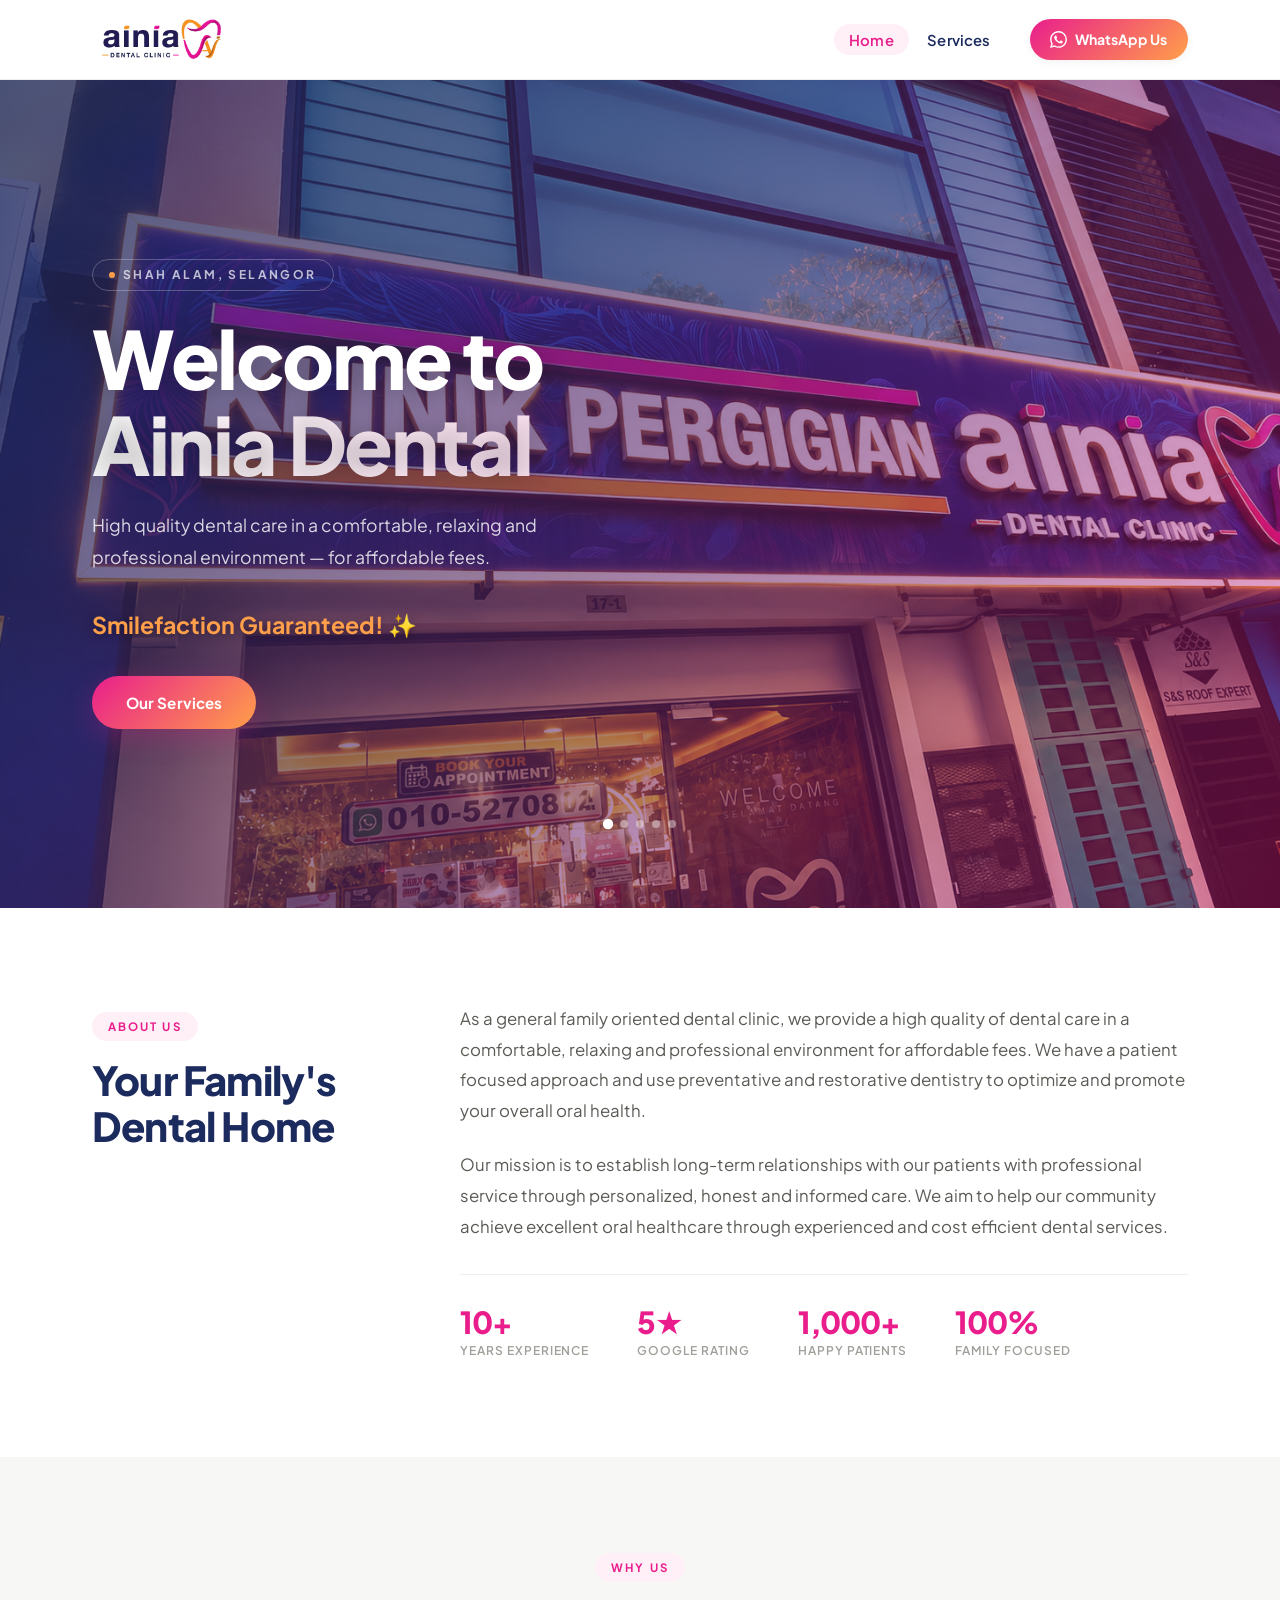
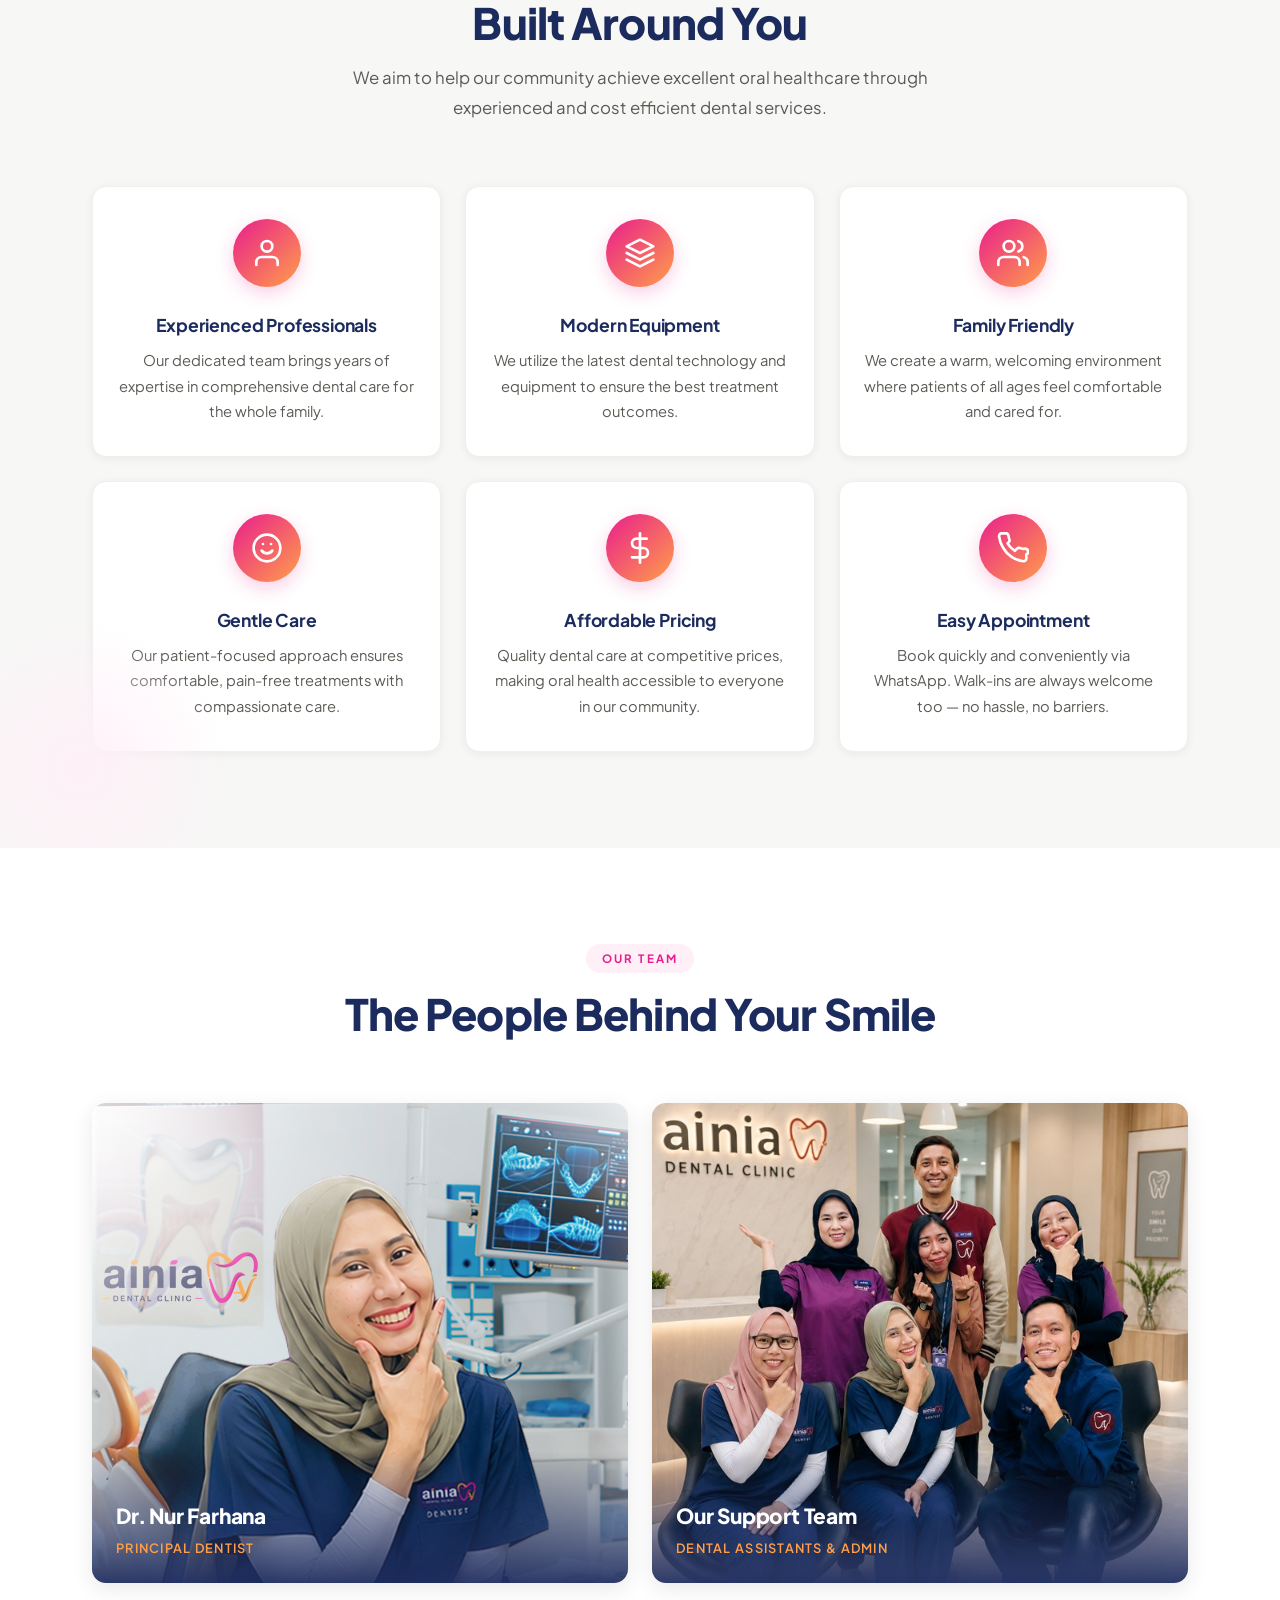
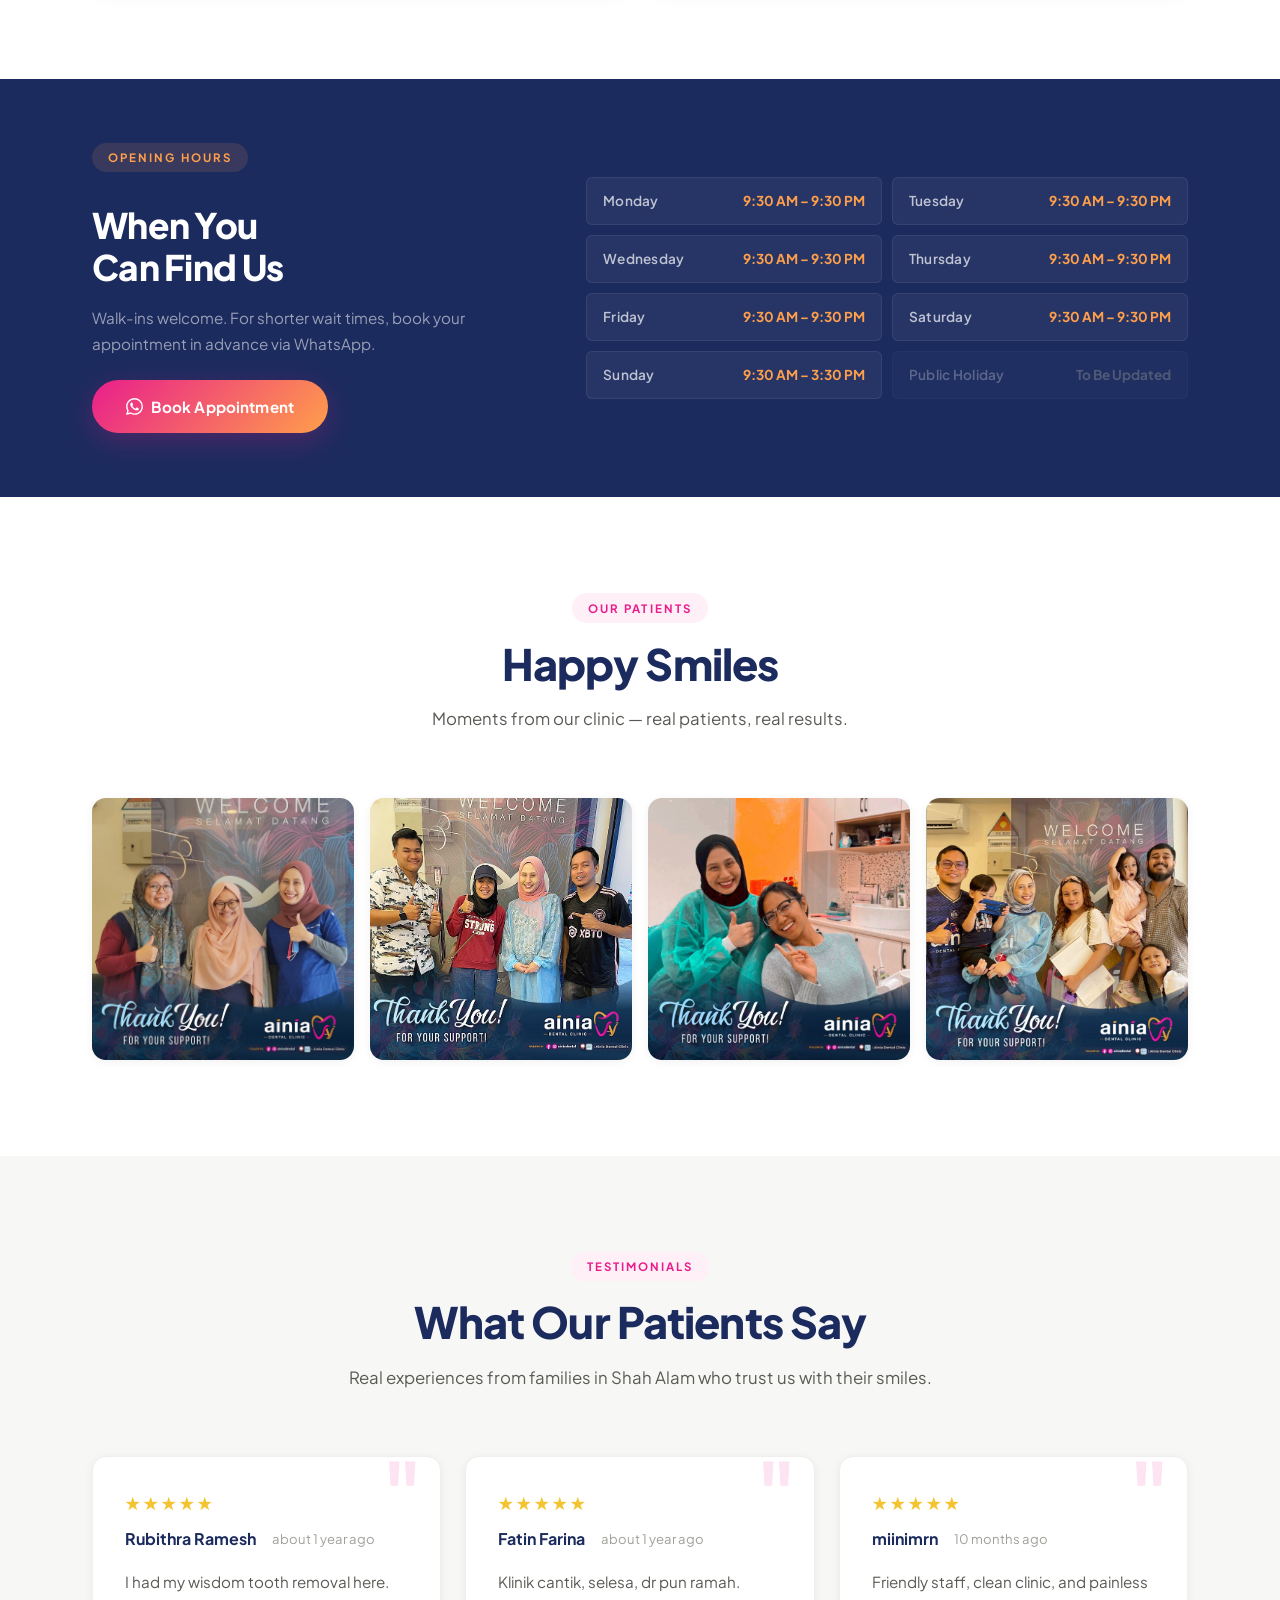
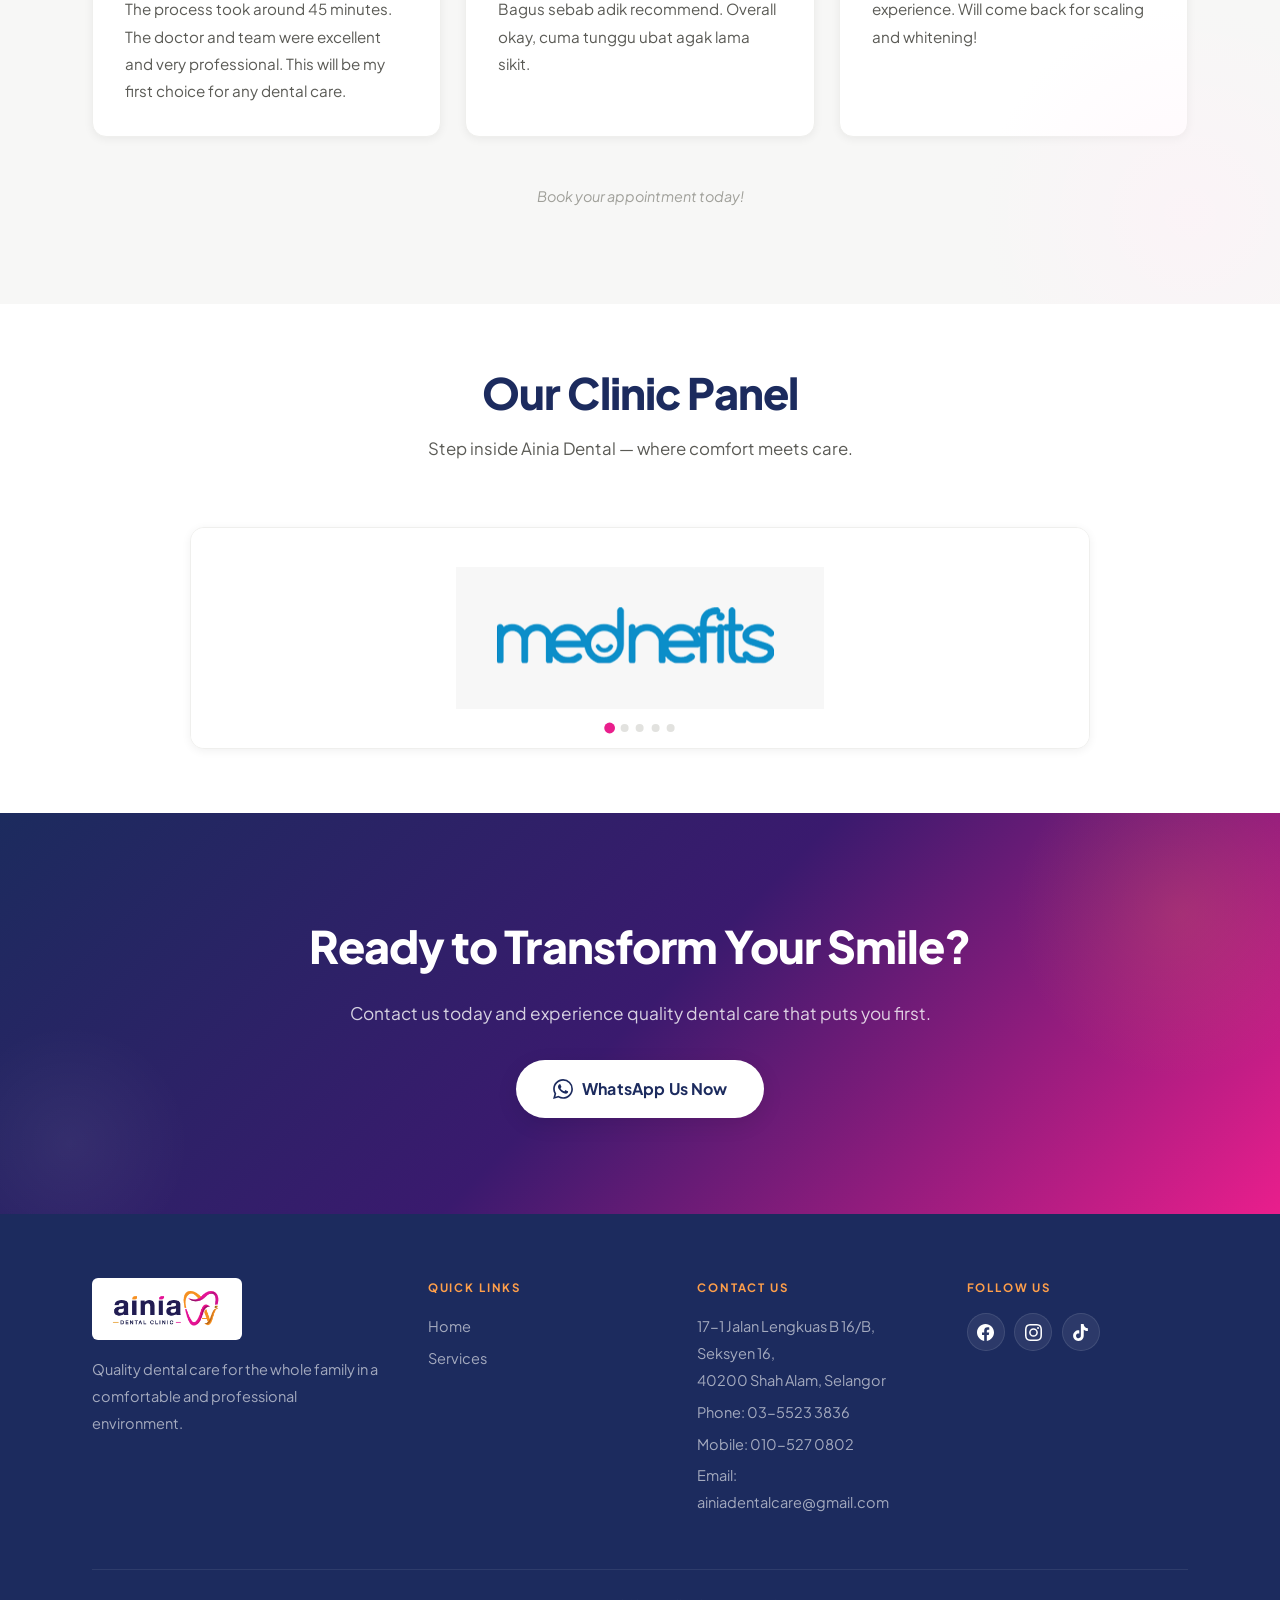
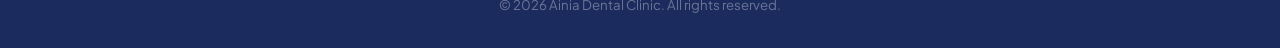
<file: index.html>
<!DOCTYPE html>
<html lang="en">
<head>
    <meta charset="UTF-8">
    <meta name="viewport" content="width=device-width, initial-scale=1.0">
    <title>Ainia Dental Clinic - Your Trusted Family Dental Care in Shah Alam</title>
    <meta name="description" content="Ainia Dental Clinic in Shah Alam — quality family dental care at affordable prices. Experienced professionals, modern equipment, and gentle care. Book via WhatsApp.">
    <meta name="robots" content="index, follow">
    <meta property="og:title" content="Ainia Dental Clinic — Shah Alam">
    <meta property="og:description" content="High quality dental care in a comfortable, relaxing and professional environment for affordable fees. Smilefaction Guaranteed!">
    <meta property="og:type" content="website">
    <link rel="icon" type="image/png" href="./Picture/logo_1.png">
    <link href="https://fonts.googleapis.com/css2?family=Plus+Jakarta+Sans:ital,wght@0,300;0,400;0,500;0,600;0,700;0,800;1,400&display=swap" rel="stylesheet">
    <link rel="stylesheet" href="index.css">
</head>
<body>

    <!-- Header & Navigation -->
    <header class="header">
        <div class="container">
            <div class="nav-wrapper">
                <a href="index.html" class="logo">
                    <img src="./Picture/logo_1.png" alt="Ainia Dental Clinic Logo">
                </a>
                <nav class="nav">
                    <ul class="nav-menu">
                        <li><a href="index.html" class="active">Home</a></li>
                        <li><a href="services.html">Services</a></li>
                    </ul>
                    <a href="https://wa.me/60105270802" class="btn-whatsapp" target="_blank" rel="noopener">
                        <svg xmlns="http://www.w3.org/2000/svg" viewBox="0 0 24 24" fill="currentColor" width="17" height="17">
                            <path d="M17.472 14.382c-.297-.149-1.758-.867-2.03-.967-.273-.099-.471-.148-.67.15-.197.297-.767.966-.94 1.164-.173.199-.347.223-.644.075-.297-.15-1.255-.463-2.39-1.475-.883-.788-1.48-1.761-1.653-2.059-.173-.297-.018-.458.13-.606.134-.133.298-.347.446-.52.149-.174.198-.298.298-.497.099-.198.05-.371-.025-.52-.075-.149-.669-1.612-.916-2.207-.242-.579-.487-.5-.669-.51-.173-.008-.371-.01-.57-.01-.198 0-.52.074-.792.372-.272.297-1.04 1.016-1.04 2.479 0 1.462 1.065 2.875 1.213 3.074.149.198 2.096 3.2 5.077 4.487.709.306 1.262.489 1.694.625.712.227 1.36.195 1.871.118.571-.085 1.758-.719 2.006-1.413.248-.694.248-1.289.173-1.413-.074-.124-.272-.198-.57-.347m-5.421 7.403h-.004a9.87 9.87 0 01-5.031-1.378l-.361-.214-3.741.982.998-3.648-.235-.374a9.86 9.86 0 01-1.51-5.26c.001-5.45 4.436-9.884 9.888-9.884 2.64 0 5.122 1.03 6.988 2.898a9.825 9.825 0 012.893 6.994c-.003 5.45-4.437 9.884-9.885 9.884m8.413-18.297A11.815 11.815 0 0012.05 0C5.495 0 .16 5.335.157 11.892c0 2.096.547 4.142 1.588 5.945L.057 24l6.305-1.654a11.882 11.882 0 005.683 1.448h.005c6.554 0 11.89-5.335 11.893-11.893a11.821 11.821 0 00-3.48-8.413z"/>
                        </svg>
                        WhatsApp Us
                    </a>
                </nav>
                <button class="hamburger" id="hamburger" aria-label="Open menu" aria-expanded="false" aria-controls="mobileMenu">
                    <span></span><span></span><span></span>
                </button>
            </div>
        </div>
        <div class="mobile-menu" id="mobileMenu">
            <ul>
                <li><a href="index.html">Home</a></li>
                <li><a href="services.html">Services</a></li>
                <li><a href="https://wa.me/60105270802" target="_blank" rel="noopener">WhatsApp Us</a></li>
            </ul>
        </div>
    </header>

    <!-- Hero Section -->
    <section class="hero">
        <div class="hero-background">
            <div class="hero-slideshow">
                <div class="hero-slide active">
                    <img src="./Picture/img_gpt.png" alt="Ainia Dental Clinic interior" class="hero-image">
                </div>
                <div class="hero-slide">
                    <img src="./Picture/website-banner.jpg" alt="Dental care at Ainia Clinic" class="hero-image">
                </div>
                <div class="hero-slide">
                    <img src="./Picture/img gpt 2.png" alt="Modern dental equipment" class="hero-image">
                </div>
                <div class="hero-slide">
                    <img src="./Picture/img gpt 3.png" alt="Happy patients at Ainia Dental" class="hero-image">
                </div>
                <div class="hero-slide">
                    <img src="./Picture/webanner4.png" alt="Professional dental team" class="hero-image">
                </div>
            </div>
            <div class="slideshow-overlay"></div>
        </div>
        <div class="container">
            <div class="hero-content">
                <span class="hero-eyebrow">Shah Alam, Selangor</span>
                <h1>Welcome to<br><span class="hero-brand">Ainia Dental</span></h1>
                <p class="hero-description">High quality dental care in a comfortable, relaxing and professional environment — for affordable fees.</p>
                <p class="hero-tagline">Smilefaction Guaranteed! ✨</p>
                <div class="hero-buttons">
                    <a href="services.html" class="btn btn-primary">Our Services</a>
                </div>
            </div>
        </div>
        <div class="hero-slideshow-dots">
            <span class="hero-dot active" data-index="0"></span>
            <span class="hero-dot" data-index="1"></span>
            <span class="hero-dot" data-index="2"></span>
            <span class="hero-dot" data-index="3"></span>
            <span class="hero-dot" data-index="4"></span>
        </div>
        <div class="hero-scroll-hint"><span></span></div>
    </section>

    <!-- About Section -->
    <section class="about">
        <div class="container">
            <div class="about-inner">
                <div class="about-left">
                    <div class="section-label">About Us</div>
                    <h2>Your Family's<br>Dental Home</h2>
                </div>
                <div class="about-right">
                    <p>As a general family oriented dental clinic, we provide a high quality of dental care in a comfortable, relaxing and professional environment for affordable fees. We have a patient focused approach and use preventative and restorative dentistry to optimize and promote your overall oral health.</p>
                    <p>Our mission is to establish long-term relationships with our patients with professional service through personalized, honest and informed care. We aim to help our community achieve excellent oral healthcare through experienced and cost efficient dental services.</p>
                    <div class="about-stats">
                        <div class="about-stat">
                            <strong>10+</strong>
                            <span>Years Experience</span>
                        </div>
                        <div class="about-stat">
                            <strong>5★</strong>
                            <span>Google Rating</span>
                        </div>
                        <div class="about-stat">
                            <strong>1,000+</strong>
                            <span>Happy Patients</span>
                        </div>
                        <div class="about-stat">
                            <strong>100%</strong>
                            <span>Family Focused</span>
                        </div>
                    </div>
                </div>
            </div>
        </div>
    </section>

    <!-- Why Choose Us Section -->
    <section class="why-choose-us">
        <div class="container">
            <div class="section-header">
                <div class="section-label">Why Us</div>
                <h2>Built Around You</h2>
                <p class="section-subtitle">We aim to help our community achieve excellent oral healthcare through experienced and cost efficient dental services.</p>
            </div>
            <div class="features-grid">

                <div class="feature-card">
                    <div class="feature-icon">
                        <svg xmlns="http://www.w3.org/2000/svg" viewBox="0 0 24 24" fill="none" stroke="currentColor" stroke-width="2" stroke-linecap="round" stroke-linejoin="round">
                            <path d="M20 21v-2a4 4 0 0 0-4-4H8a4 4 0 0 0-4 4v2"></path>
                            <circle cx="12" cy="7" r="4"></circle>
                        </svg>
                    </div>
                    <h3>Experienced Professionals</h3>
                    <p>Our dedicated team brings years of expertise in comprehensive dental care for the whole family.</p>
                </div>

                <div class="feature-card">
                    <div class="feature-icon">
                        <svg xmlns="http://www.w3.org/2000/svg" viewBox="0 0 24 24" fill="none" stroke="currentColor" stroke-width="2" stroke-linecap="round" stroke-linejoin="round">
                            <path d="M12 2L2 7l10 5 10-5-10-5z"></path>
                            <path d="M2 17l10 5 10-5M2 12l10 5 10-5"></path>
                        </svg>
                    </div>
                    <h3>Modern Equipment</h3>
                    <p>We utilize the latest dental technology and equipment to ensure the best treatment outcomes.</p>
                </div>

                <div class="feature-card">
                    <div class="feature-icon">
                        <svg xmlns="http://www.w3.org/2000/svg" viewBox="0 0 24 24" fill="none" stroke="currentColor" stroke-width="2" stroke-linecap="round" stroke-linejoin="round">
                            <path d="M17 21v-2a4 4 0 0 0-4-4H5a4 4 0 0 0-4 4v2"></path>
                            <circle cx="9" cy="7" r="4"></circle>
                            <path d="M23 21v-2a4 4 0 0 0-3-3.87"></path>
                            <path d="M16 3.13a4 4 0 0 1 0 7.75"></path>
                        </svg>
                    </div>
                    <h3>Family Friendly</h3>
                    <p>We create a warm, welcoming environment where patients of all ages feel comfortable and cared for.</p>
                </div>

                <div class="feature-card">
                    <div class="feature-icon">
                        <svg xmlns="http://www.w3.org/2000/svg" viewBox="0 0 24 24" fill="none" stroke="currentColor" stroke-width="2" stroke-linecap="round" stroke-linejoin="round">
                            <circle cx="12" cy="12" r="10"></circle>
                            <path d="M8 14s1.5 2 4 2 4-2 4-2"></path>
                            <line x1="9" y1="9" x2="9.01" y2="9"></line>
                            <line x1="15" y1="9" x2="15.01" y2="9"></line>
                        </svg>
                    </div>
                    <h3>Gentle Care</h3>
                    <p>Our patient-focused approach ensures comfortable, pain-free treatments with compassionate care.</p>
                </div>

                <div class="feature-card">
                    <div class="feature-icon">
                        <svg xmlns="http://www.w3.org/2000/svg" viewBox="0 0 24 24" fill="none" stroke="currentColor" stroke-width="2" stroke-linecap="round" stroke-linejoin="round">
                            <line x1="12" y1="1" x2="12" y2="23"></line>
                            <path d="M17 5H9.5a3.5 3.5 0 0 0 0 7h5a3.5 3.5 0 0 1 0 7H6"></path>
                        </svg>
                    </div>
                    <h3>Affordable Pricing</h3>
                    <p>Quality dental care at competitive prices, making oral health accessible to everyone in our community.</p>
                </div>

                <div class="feature-card">
                    <div class="feature-icon">
                        <svg xmlns="http://www.w3.org/2000/svg" viewBox="0 0 24 24" fill="none" stroke="currentColor" stroke-width="2" stroke-linecap="round" stroke-linejoin="round">
                            <path d="M22 16.92v3a2 2 0 0 1-2.18 2 19.79 19.79 0 0 1-8.63-3.07A19.5 19.5 0 0 1 4.69 12 19.79 19.79 0 0 1 1.6 3.37 2 2 0 0 1 3.59 1h3a2 2 0 0 1 2 1.72c.127.96.361 1.903.7 2.81a2 2 0 0 1-.45 2.11L7.91 8.56a16 16 0 0 0 5.53 5.53l1.62-1.62a2 2 0 0 1 2.11-.45c.907.339 1.85.573 2.81.7A2 2 0 0 1 22 16.92z"></path>
                        </svg>
                    </div>
                    <h3>Easy Appointment</h3>
                    <p>Book quickly and conveniently via WhatsApp. Walk-ins are always welcome too — no hassle, no barriers.</p>
                </div>

            </div>
        </div>
    </section>

    <!-- Our Team Section -->
    <section class="team-section">
        <div class="container">
            <div class="section-header">
                <div class="section-label">Our Team</div>
                <h2>The People Behind Your Smile</h2>
            </div>
            <div class="team-photos">
                <div class="team-photo-card">
                    <div class="team-photo-wrap">
                        <img src="./Picture/DR-NUR-FARHANA.png" alt="Dr. Nur Farhana" loading="lazy">
                        <div class="team-photo-overlay">
                            <span class="team-name">Dr. Nur Farhana</span>
                            <span class="team-role">Principal Dentist</span>
                        </div>
                    </div>
                </div>
                <div class="team-photo-card">
                    <div class="team-photo-wrap">
                        <img src="./Picture/WhatsApp Image 2026-08-04 at 18.58.22.jpeg" alt="Our Support Team" loading="lazy">
                        <div class="team-photo-overlay">
                            <span class="team-name">Our Support Team</span>
                            <span class="team-role">Dental Assistants & Admin</span>
                        </div>
                    </div>
                </div>
            </div>
        </div>
    </section>

    <!-- Operating Hours Section -->
    <section class="hours-section">
        <div class="container">
            <div class="hours-inner">
                <div class="hours-label">
                    <div class="section-label">Opening Hours</div>
                    <h2>When You<br>Can Find Us</h2>
                    <p>Walk-ins welcome. For shorter wait times, book your appointment in advance via WhatsApp.</p>
                    <a href="https://wa.me/60105270802" class="btn btn-primary btn-hours" target="_blank" rel="noopener">
                        <svg xmlns="http://www.w3.org/2000/svg" viewBox="0 0 24 24" fill="currentColor" width="17" height="17">
                            <path d="M17.472 14.382c-.297-.149-1.758-.867-2.03-.967-.273-.099-.471-.148-.67.15-.197.297-.767.966-.94 1.164-.173.199-.347.223-.644.075-.297-.15-1.255-.463-2.39-1.475-.883-.788-1.48-1.761-1.653-2.059-.173-.297-.018-.458.13-.606.134-.133.298-.347.446-.52.149-.174.198-.298.298-.497.099-.198.05-.371-.025-.52-.075-.149-.669-1.612-.916-2.207-.242-.579-.487-.5-.669-.51-.173-.008-.371-.01-.57-.01-.198 0-.52.074-.792.372-.272.297-1.04 1.016-1.04 2.479 0 1.462 1.065 2.875 1.213 3.074.149.198 2.096 3.2 5.077 4.487.709.306 1.262.489 1.694.625.712.227 1.36.195 1.871.118.571-.085 1.758-.719 2.006-1.413.248-.694.248-1.289.173-1.413-.074-.124-.272-.198-.57-.347m-5.421 7.403h-.004a9.87 9.87 0 01-5.031-1.378l-.361-.214-3.741.982.998-3.648-.235-.374a9.86 9.86 0 01-1.51-5.26c.001-5.45 4.436-9.884 9.888-9.884 2.64 0 5.122 1.03 6.988 2.898a9.825 9.825 0 012.893 6.994c-.003 5.45-4.437 9.884-9.885 9.884m8.413-18.297A11.815 11.815 0 0012.05 0C5.495 0 .16 5.335.157 11.892c0 2.096.547 4.142 1.588 5.945L.057 24l6.305-1.654a11.882 11.882 0 005.683 1.448h.005c6.554 0 11.89-5.335 11.893-11.893a11.821 11.821 0 00-3.48-8.413z"/>
                        </svg>
                        Book Appointment
                    </a>
                </div>
                <div class="hours-grid">
                    <div class="hours-row">
                        <span class="hours-day">Monday</span>
                        <span class="hours-time">9:30 AM – 9:30 PM</span>
                    </div>
                    <div class="hours-row">
                        <span class="hours-day">Tuesday</span>
                        <span class="hours-time">9:30 AM – 9:30 PM</span>
                    </div>
                    <div class="hours-row">
                        <span class="hours-day">Wednesday</span>
                        <span class="hours-time">9:30 AM – 9:30 PM</span>
                    </div>
                    <div class="hours-row">
                        <span class="hours-day">Thursday</span>
                        <span class="hours-time">9:30 AM – 9:30 PM</span>
                    </div>
                    <div class="hours-row">
                        <span class="hours-day">Friday</span>
                        <span class="hours-time">9:30 AM – 9:30 PM</span>
                    </div>
                    <div class="hours-row">
                        <span class="hours-day">Saturday</span>
                        <span class="hours-time">9:30 AM – 9:30 PM</span>
                    </div>
                    <div class="hours-row">
                        <span class="hours-day">Sunday</span>
                        <span class="hours-time">9:30 AM – 3:30 PM</span>
                    </div>
                    <div class="hours-row closed">
                        <span class="hours-day">Public Holiday</span>
                        <span class="hours-time">To Be Updated</span>
                    </div>
                </div>
            </div>
        </div>
    </section>

    <!-- Patient Photos Section -->
    <section class="photos-section">
        <div class="container">
            <div class="section-header">
                <div class="section-label">Our Patients</div>
                <h2>Happy Smiles</h2>
                <p class="section-subtitle">Moments from our clinic — real patients, real results.</p>
            </div>
            <div class="photos-grid">
                <div class="photo-item">
                    <img src="./Picture/cust_1.jpg" alt="Patient and doctor" loading="lazy">
                </div>
                <div class="photo-item">
                    <img src="./Picture/cust_2.jpg" alt="Gentle consultation" loading="lazy">
                </div>
                <div class="photo-item">
                    <img src="./Picture/cust_3.jpg" alt="Celebrating results" loading="lazy">
                </div>
                <div class="photo-item">
                    <img src="./Picture/cust_4.jpg" alt="Professional care" loading="lazy">
                </div>
            </div>
        </div>
    </section>

    <!-- Testimonials Section -->
    <section class="testimonials-section">
        <div class="container">
            <div class="section-header">
                <div class="section-label">Testimonials</div>
                <h2>What Our Patients Say</h2>
                <p class="section-subtitle">Real experiences from families in Shah Alam who trust us with their smiles.</p>
            </div>
            <div class="testimonials-grid">
                <article class="review-card">
                    <div class="review-header">
                        <div class="review-stars" aria-label="5 stars">★★★★★</div>
                        <div class="review-author">Rubithra Ramesh</div>
                        <div class="review-date">about 1 year ago</div>
                    </div>
                    <p>I had my wisdom tooth removal here. The process took around 45 minutes. The doctor and team were excellent and very professional. This will be my first choice for any dental care.</p>
                </article>
                <article class="review-card">
                    <div class="review-header">
                        <div class="review-stars" aria-label="5 stars">★★★★★</div>
                        <div class="review-author">Fatin Farina</div>
                        <div class="review-date">about 1 year ago</div>
                    </div>
                    <p>Klinik cantik, selesa, dr pun ramah. Bagus sebab adik recommend. Overall okay, cuma tunggu ubat agak lama sikit.</p>
                </article>
                <article class="review-card">
                    <div class="review-header">
                        <div class="review-stars" aria-label="5 stars">★★★★★</div>
                        <div class="review-author">miinimrn</div>
                        <div class="review-date">10 months ago</div>
                    </div>
                    <p>Friendly staff, clean clinic, and painless experience. Will come back for scaling and whitening!</p>
                </article>
            </div>
            <p class="review-note"> Book your appointment today!</p>
        </div>
    </section>

    <!-- Panel Slideshow Section -->
    <section class="panel-slideshow-section">
        <div class="container">
            <div class="section-header">
                <h2>Our Clinic Panel</h2>
                <p class="section-subtitle">Step inside Ainia Dental — where comfort meets care.</p>
            </div>
        </div>
        <div class="panel-slideshow-wrapper">
            <div class="panel-slideshow-track" id="panelTrack">
                <div class="panel-slide">
                    <img src="./Picture/mednefits.png" alt="Clinic panel 1" loading="lazy">
                </div>
                <div class="panel-slide">
                    <img src="./Picture/aia.png" alt="Clinic panel 2" loading="lazy">
                </div>
                <div class="panel-slide">
                    <img src="./Picture/redlogo.png" alt="Clinic panel 3" loading="lazy">
                </div>
                <div class="panel-slide">
                    <img src="./Picture/PM-care.jpg" alt="Clinic panel 4" loading="lazy">
                </div>
                <div class="panel-slide">
                    <img src="./Picture/miya-blk-copy.png" alt="Clinic panel 5" loading="lazy">
                </div>
            </div>
            <button class="panel-arrow panel-prev" id="panelPrev" aria-label="Previous">&#8592;</button>
            <button class="panel-arrow panel-next" id="panelNext" aria-label="Next">&#8594;</button>
            <div class="panel-dots" id="panelDots">
                <span class="panel-dot active" data-index="0"></span>
                <span class="panel-dot" data-index="1"></span>
                <span class="panel-dot" data-index="2"></span>
                <span class="panel-dot" data-index="3"></span>
                <span class="panel-dot" data-index="4"></span>
            </div>
        </div>
    </section>

    <!-- CTA Section -->
    <section class="cta">
        <div class="container">
            <div class="cta-content">
                <h2>Ready to Transform Your Smile?</h2>
                <p>Contact us today and experience quality dental care that puts you first.</p>
                <a href="https://wa.me/60105270802" class="btn btn-cta" target="_blank" rel="noopener">
                    <svg xmlns="http://www.w3.org/2000/svg" viewBox="0 0 24 24" fill="currentColor" width="20" height="20">
                        <path d="M17.472 14.382c-.297-.149-1.758-.867-2.03-.967-.273-.099-.471-.148-.67.15-.197.297-.767.966-.94 1.164-.173.199-.347.223-.644.075-.297-.15-1.255-.463-2.39-1.475-.883-.788-1.48-1.761-1.653-2.059-.173-.297-.018-.458.13-.606.134-.133.298-.347.446-.52.149-.174.198-.298.298-.497.099-.198.05-.371-.025-.52-.075-.149-.669-1.612-.916-2.207-.242-.579-.487-.5-.669-.51-.173-.008-.371-.01-.57-.01-.198 0-.52.074-.792.372-.272.297-1.04 1.016-1.04 2.479 0 1.462 1.065 2.875 1.213 3.074.149.198 2.096 3.2 5.077 4.487.709.306 1.262.489 1.694.625.712.227 1.36.195 1.871.118.571-.085 1.758-.719 2.006-1.413.248-.694.248-1.289.173-1.413-.074-.124-.272-.198-.57-.347m-5.421 7.403h-.004a9.87 9.87 0 01-5.031-1.378l-.361-.214-3.741.982.998-3.648-.235-.374a9.86 9.86 0 01-1.51-5.26c.001-5.45 4.436-9.884 9.888-9.884 2.64 0 5.122 1.03 6.988 2.898a9.825 9.825 0 012.893 6.994c-.003 5.45-4.437 9.884-9.885 9.884m8.413-18.297A11.815 11.815 0 0012.05 0C5.495 0 .16 5.335.157 11.892c0 2.096.547 4.142 1.588 5.945L.057 24l6.305-1.654a11.882 11.882 0 005.683 1.448h.005c6.554 0 11.89-5.335 11.893-11.893a11.821 11.821 0 00-3.48-8.413z"/>
                    </svg>
                    WhatsApp Us Now
                </a>
            </div>
        </div>
    </section>

    <!-- Footer -->
    <footer class="footer">
        <div class="container">
            <div class="footer-content">
                <div class="footer-col">
                    <img src="./Picture/logo_1.png" alt="Ainia Dental Clinic" class="footer-logo">
                    <p>Quality dental care for the whole family in a comfortable and professional environment.</p>
                </div>
                <div class="footer-col">
                    <h4>Quick Links</h4>
                    <ul>
                        <li><a href="index.html">Home</a></li>
                        <li><a href="services.html">Services</a></li>
                    </ul>
                </div>
                <div class="footer-col">
                    <h4>Contact Us</h4>
                    <ul class="contact-info">
                        <li>17-1 Jalan Lengkuas B 16/B, Seksyen 16,<br>40200 Shah Alam, Selangor</li>
                        <li>Phone: <a href="tel:+60355233836">03-5523 3836</a></li>
                        <li>Mobile: <a href="tel:+60105270802">010-527 0802</a></li>
                        <li>Email: <a href="mailto:ainiadentalcare@gmail.com">ainiadentalcare@gmail.com</a></li>
                    </ul>
                </div>
                <div class="footer-col">
                    <h4>Follow Us</h4>
                    <div class="social-links">
                        <a href="https://www.facebook.com/people/AiniaDental/100089836668353/" target="_blank" rel="noopener" aria-label="Facebook">
                            <svg xmlns="http://www.w3.org/2000/svg" viewBox="0 0 24 24" fill="currentColor">
                                <path d="M24 12.073c0-6.627-5.373-12-12-12s-12 5.373-12 12c0 5.99 4.388 10.954 10.125 11.854v-8.385H7.078v-3.47h3.047V9.43c0-3.007 1.792-4.669 4.533-4.669 1.312 0 2.686.235 2.686.235v2.953H15.83c-1.491 0-1.956.925-1.956 1.874v2.25h3.328l-.532 3.47h-2.796v8.385C19.612 23.027 24 18.062 24 12.073z"/>
                            </svg>
                        </a>
                        <a href="https://instagram.com/ainiadental" target="_blank" rel="noopener" aria-label="Instagram">
                            <svg xmlns="http://www.w3.org/2000/svg" viewBox="0 0 24 24" fill="currentColor">
                                <path d="M12 2.163c3.204 0 3.584.012 4.85.07 3.252.148 4.771 1.691 4.919 4.919.058 1.265.069 1.645.069 4.849 0 3.205-.012 3.584-.069 4.849-.149 3.225-1.664 4.771-4.919 4.919-1.266.058-1.644.07-4.85.07-3.204 0-3.584-.012-4.849-.07-3.26-.149-4.771-1.699-4.919-4.92-.058-1.265-.07-1.644-.07-4.849 0-3.204.013-3.583.07-4.849.149-3.227 1.664-4.771 4.919-4.919 1.266-.057 1.645-.069 4.849-.069zM12 0C8.741 0 8.333.014 7.053.072 2.695.272.273 2.69.073 7.052.014 8.333 0 8.741 0 12c0 3.259.014 3.668.072 4.948.2 4.358 2.618 6.78 6.98 6.98C8.333 23.986 8.741 24 12 24c3.259 0 3.668-.014 4.948-.072 4.354-.2 6.782-2.618 6.979-6.98.059-1.28.073-1.689.073-4.948 0-3.259-.014-3.667-.072-4.947-.196-4.354-2.617-6.78-6.979-6.98C15.668.014 15.259 0 12 0zm0 5.838a6.162 6.162 0 100 12.324 6.162 6.162 0 000-12.324zM12 16a4 4 0 110-8 4 4 0 010 8zm6.406-11.845a1.44 1.44 0 100 2.881 1.44 1.44 0 000-2.881z"/>
                            </svg>
                        </a>
                        <a href="https://tiktok.com/@ainiadentalclinic" target="_blank" rel="noopener" aria-label="TikTok">
                            <svg xmlns="http://www.w3.org/2000/svg" viewBox="0 0 24 24" fill="currentColor">
                                <path d="M12.525.02c1.31-.02 2.61-.01 3.91-.02.08 1.53.63 3.09 1.75 4.17 1.12 1.11 2.7 1.62 4.24 1.79v4.03c-1.44-.05-2.89-.35-4.2-.97-.57-.26-1.1-.59-1.62-.93-.01 2.92.01 5.84-.02 8.75-.08 1.4-.54 2.79-1.35 3.94-1.31 1.92-3.58 3.17-5.91 3.21-1.43.08-2.86-.31-4.08-1.03-2.02-1.19-3.44-3.37-3.65-5.71-.02-.5-.03-1-.01-1.49.18-1.9 1.12-3.72 2.58-4.96 1.66-1.44 3.98-2.13 6.15-1.72.02 1.48-.04 2.96-.04 4.44-.99-.32-2.15-.23-3.02.37-.63.41-1.11 1.04-1.36 1.75-.21.51-.15 1.07-.14 1.61.24 1.64 1.82 3.02 3.5 2.87 1.12-.01 2.19-.66 2.77-1.61.19-.33.4-.67.41-1.06.1-1.79.06-3.57.07-5.36.01-4.03-.01-8.05.02-12.07z"/>
                            </svg>
                        </a>
                    </div>
                </div>
            </div>
            <div class="footer-bottom">
                <p>&copy; 2026 Ainia Dental Clinic. All rights reserved.</p>
            </div>
        </div>
    </footer>

    <script>

        // Hamburger menu
        const hamburger = document.getElementById('hamburger');
        const mobileMenu = document.getElementById('mobileMenu');
        hamburger.addEventListener('click', () => {
            const isOpen = hamburger.classList.toggle('open');
            mobileMenu.classList.toggle('open');
            hamburger.setAttribute('aria-expanded', isOpen);
            hamburger.setAttribute('aria-label', isOpen ? 'Close menu' : 'Open menu');
        });

        // Hero Slideshow
        (function() {
            const slides = document.querySelectorAll('.hero-slide');
            const dots   = document.querySelectorAll('.hero-dot');
            let current  = 0;
            let timer;

            function goTo(n) {
                slides[current].classList.remove('active');
                dots[current].classList.remove('active');
                current = (n + slides.length) % slides.length;
                slides[current].classList.add('active');
                dots[current].classList.add('active');
            }

            function next() { goTo(current + 1); }

            function startAuto() { timer = setInterval(next, 4500); }
            function resetAuto() { clearInterval(timer); startAuto(); }

            dots.forEach(dot => {
                dot.addEventListener('click', () => {
                    goTo(parseInt(dot.dataset.index));
                    resetAuto();
                });
            });

            startAuto();
        })();

        // Panel Slideshow
        (function() {
            const track  = document.getElementById('panelTrack');
            const slides = track.querySelectorAll('.panel-slide');
            const dots   = document.querySelectorAll('.panel-dot');
            const prev   = document.getElementById('panelPrev');
            const next   = document.getElementById('panelNext');
            let current  = 0;
            let timer;

            function goTo(n) {
                current = (n + slides.length) % slides.length;
                track.style.transform = `translateX(-${current * 100}%)`;
                dots.forEach((d, i) => d.classList.toggle('active', i === current));
            }

            function startAuto() { timer = setInterval(() => goTo(current + 1), 4000); }
            function resetAuto() { clearInterval(timer); startAuto(); }

            prev.addEventListener('click', () => { goTo(current - 1); resetAuto(); });
            next.addEventListener('click', () => { goTo(current + 1); resetAuto(); });
            dots.forEach(d => d.addEventListener('click', () => { goTo(parseInt(d.dataset.index)); resetAuto(); }));

            startAuto();
        })();

    </script>

</body>
</html>
</file>
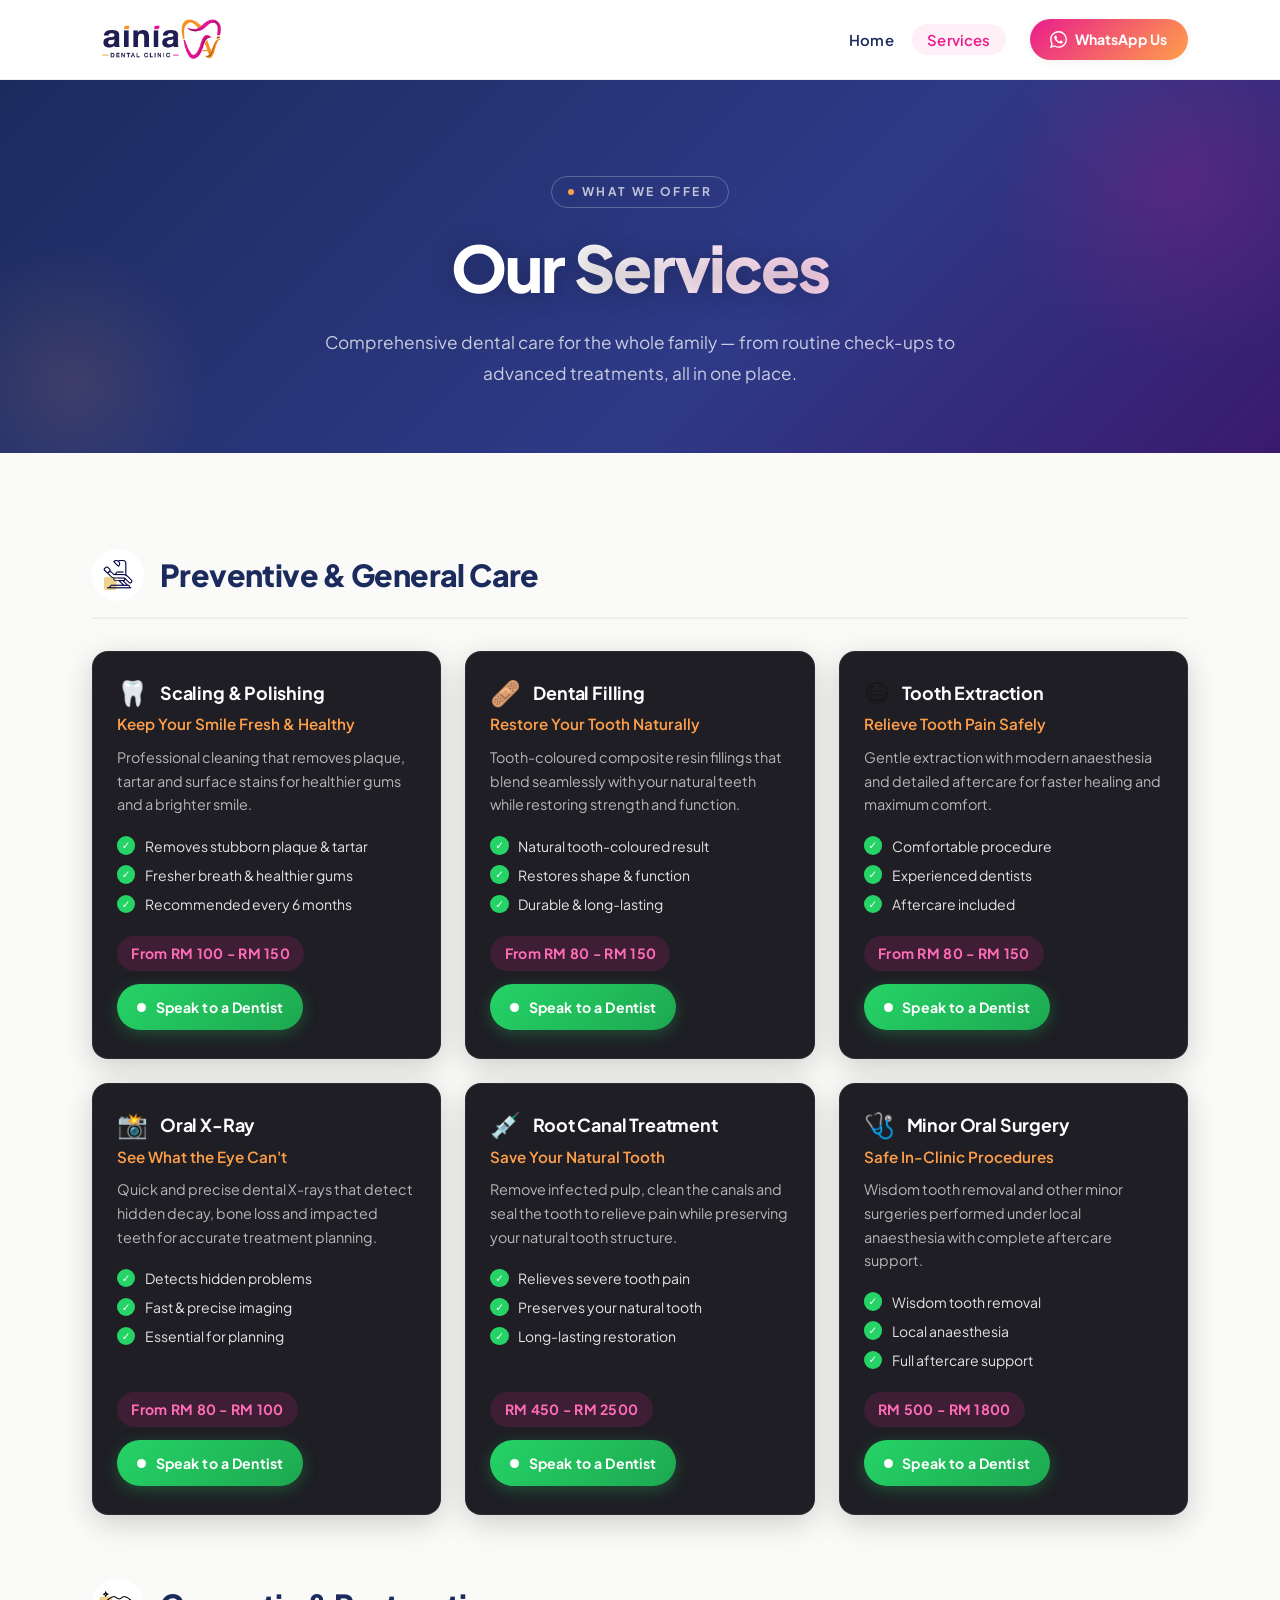
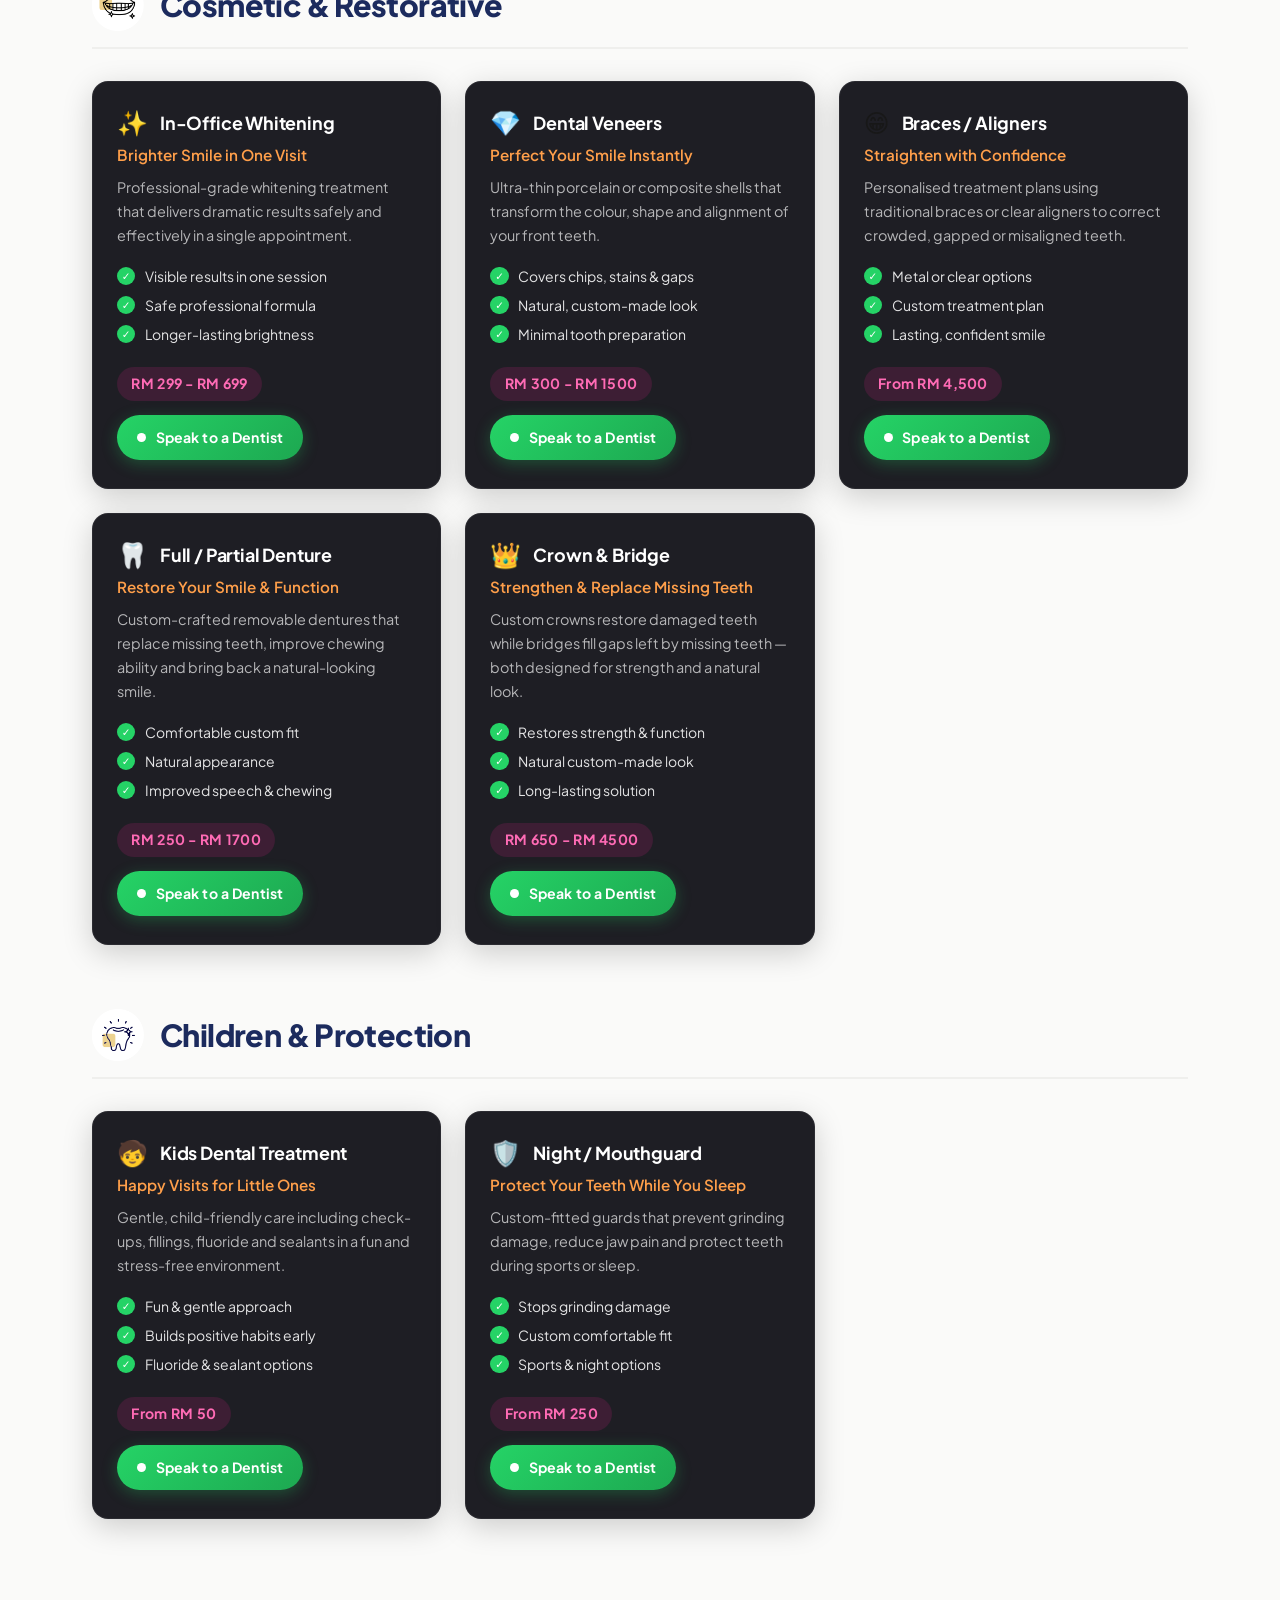
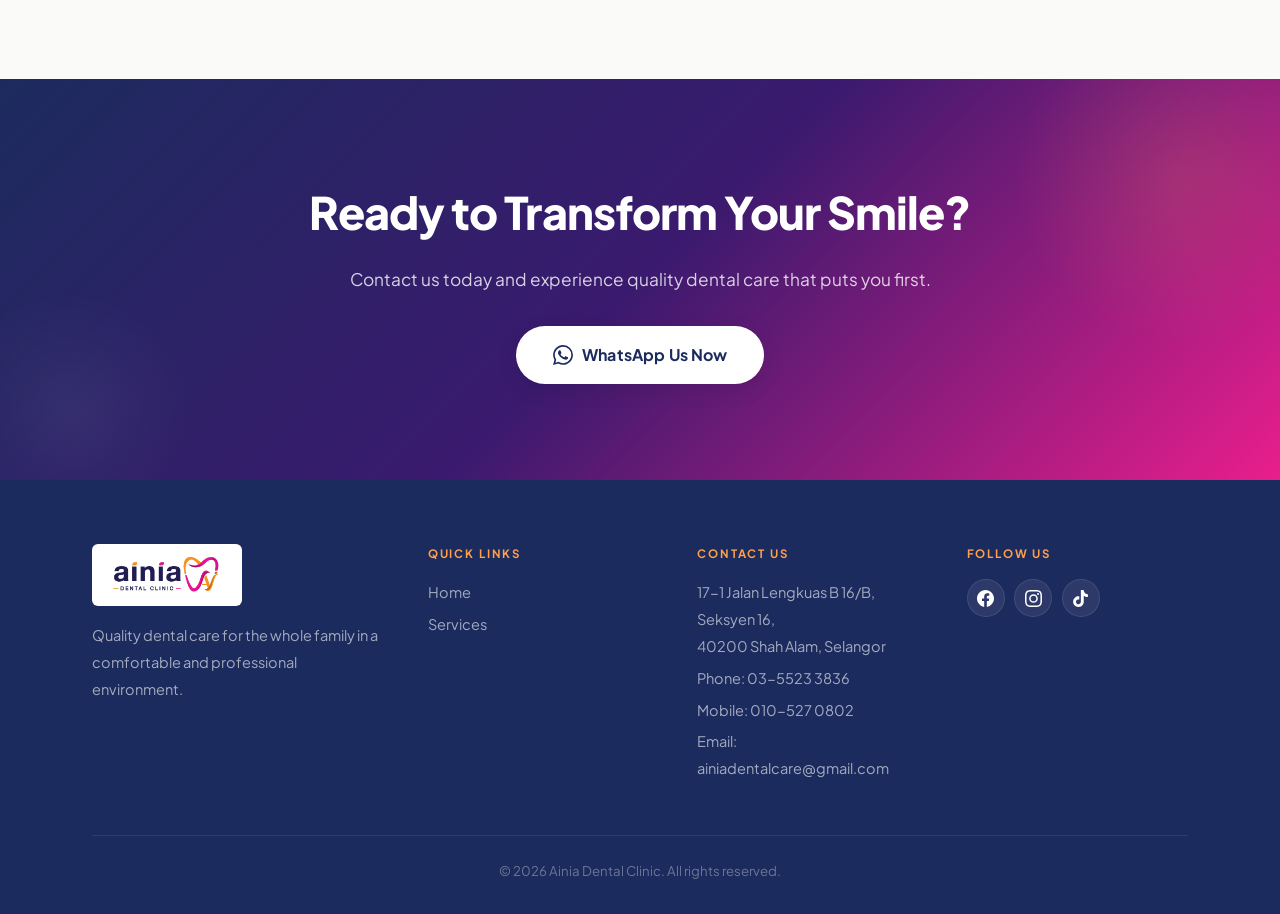
<file: services.html>
<!DOCTYPE html>
<html lang="en">
<head>
    <meta charset="UTF-8">
    <meta name="viewport" content="width=device-width, initial-scale=1.0">
    <title>Our Services — Ainia Dental Clinic Shah Alam</title>
    <meta name="description" content="Explore the full range of dental services offered at Ainia Dental Clinic in Shah Alam — from general care to cosmetic treatments. Book via WhatsApp.">
    <meta name="robots" content="index, follow">
    <meta property="og:title" content="Services — Ainia Dental Clinic">
    <meta property="og:description" content="Quality dental services for the whole family at affordable fees in Shah Alam, Selangor.">
    <meta property="og:type" content="website">
    <link rel="icon" type="image/png" href="./Picture/logo_1.png">
    <link href="https://fonts.googleapis.com/css2?family=Plus+Jakarta+Sans:ital,wght@0,300;0,400;0,500;0,600;0,700;0,800;1,400&display=swap" rel="stylesheet">
    <link rel="stylesheet" href="index.css">
    <link rel="stylesheet" href="services.css">
</head>
<body>

    <!-- Header & Navigation -->
    <header class="header">
        <div class="container">
            <div class="nav-wrapper">
                <a href="index.html" class="logo">
                    <img src="./Picture/logo_1.png" alt="Ainia Dental Clinic Logo">
                </a>
                <nav class="nav">
                    <ul class="nav-menu">
                        <li><a href="index.html">Home</a></li>
                        <li><a href="services.html" class="active">Services</a></li>
                    </ul>
                    <a href="https://wa.me/60105270802" class="btn-whatsapp" target="_blank" rel="noopener">
                        <svg xmlns="http://www.w3.org/2000/svg" viewBox="0 0 24 24" fill="currentColor" width="17" height="17">
                            <path d="M17.472 14.382c-.297-.149-1.758-.867-2.03-.967-.273-.099-.471-.148-.67.15-.197.297-.767.966-.94 1.164-.173.199-.347.223-.644.075-.297-.15-1.255-.463-2.39-1.475-.883-.788-1.48-1.761-1.653-2.059-.173-.297-.018-.458.13-.606.134-.133.298-.347.446-.52.149-.174.198-.298.298-.497.099-.198.05-.371-.025-.52-.075-.149-.669-1.612-.916-2.207-.242-.579-.487-.5-.669-.51-.173-.008-.371-.01-.57-.01-.198 0-.52.074-.792.372-.272.297-1.04 1.016-1.04 2.479 0 1.462 1.065 2.875 1.213 3.074.149.198 2.096 3.2 5.077 4.487.709.306 1.262.489 1.694.625.712.227 1.36.195 1.871.118.571-.085 1.758-.719 2.006-1.413.248-.694.248-1.289.173-1.413-.074-.124-.272-.198-.57-.347m-5.421 7.403h-.004a9.87 9.87 0 01-5.031-1.378l-.361-.214-3.741.982.998-3.648-.235-.374a9.86 9.86 0 01-1.51-5.26c.001-5.45 4.436-9.884 9.888-9.884 2.64 0 5.122 1.03 6.988 2.898a9.825 9.825 0 012.893 6.994c-.003 5.45-4.437 9.884-9.885 9.884m8.413-18.297A11.815 11.815 0 0012.05 0C5.495 0 .16 5.335.157 11.892c0 2.096.547 4.142 1.588 5.945L.057 24l6.305-1.654a11.882 11.882 0 005.683 1.448h.005c6.554 0 11.89-5.335 11.893-11.893a11.821 11.821 0 00-3.48-8.413z"/>
                        </svg>
                        WhatsApp Us
                    </a>
                </nav>
                <button class="hamburger" id="hamburger" aria-label="Open menu" aria-expanded="false" aria-controls="mobileMenu">
                    <span></span><span></span><span></span>
                </button>
            </div>
        </div>
        <div class="mobile-menu" id="mobileMenu">
            <ul>
                <li><a href="index.html">Home</a></li>
                <li><a href="services.html">Services</a></li>
                <li><a href="https://wa.me/60105270802" target="_blank" rel="noopener">WhatsApp Us</a></li>
            </ul>
        </div>
    </header>

    <!-- Page Hero -->
    <section class="services-hero">
        <div class="container">
            <div class="services-hero-content">
                <span class="hero-eyebrow">What We Offer</span>
                <h1>Our <span class="hero-brand">Services</span></h1>
                <p>Comprehensive dental care for the whole family — from routine check-ups to advanced treatments, all in one place.</p>
            </div>
        </div>
    </section>

    <!-- Services Content -->
    <section class="services-main">
        <div class="container">

            <!-- Category: Preventive & General -->
            <div class="service-category">
                <div class="service-category-header">
                    <div class="service-category-icon">
                        <img src="./Picture/general.png" alt="Preventive & General Care">
                    </div>
                    <h2>Preventive &amp; General Care</h2>
                </div>
                <div class="services-grid">

                    <div class="service-card">
                        <div class="service-card-top">
                            <span class="service-emoji">🦷</span>
                            <h3>Scaling &amp; Polishing</h3>
                        </div>
                        <p class="service-tagline">Keep Your Smile Fresh &amp; Healthy</p>
                        <p class="service-desc">Professional cleaning that removes plaque, tartar and surface stains for healthier gums and a brighter smile.</p>
                        <ul class="service-benefits">
                            <li>Removes stubborn plaque &amp; tartar</li>
                            <li>Fresher breath &amp; healthier gums</li>
                            <li>Recommended every 6 months</li>
                        </ul>
                        <div class="service-footer">
                            <span class="service-price">From RM 100 - RM 150</span>
                            <a href="https://wa.me/60105270802?text=Hi%2C%20I%20would%20like%20to%20enquire%20about%20Scaling%20%26%20Polishing%20at%20Ainia%20Dental%20Clinic." class="service-wa-btn" target="_blank" rel="noopener">
                                <span class="wa-dot"></span>
                                Speak to a Dentist
                            </a>
                        </div>
                    </div>

                    <div class="service-card">
                        <div class="service-card-top">
                            <span class="service-emoji">🩹</span>
                            <h3>Dental Filling</h3>
                        </div>
                        <p class="service-tagline">Restore Your Tooth Naturally</p>
                        <p class="service-desc">Tooth-coloured composite resin fillings that blend seamlessly with your natural teeth while restoring strength and function.</p>
                        <ul class="service-benefits">
                            <li>Natural tooth-coloured result</li>
                            <li>Restores shape &amp; function</li>
                            <li>Durable &amp; long-lasting</li>
                        </ul>
                        <div class="service-footer">
                            <span class="service-price">From RM 80 - RM 150</span>
                            <a href="https://wa.me/60105270802?text=Hi%2C%20I%20would%20like%20to%20enquire%20about%20Dental%20Filling%20at%20Ainia%20Dental%20Clinic." class="service-wa-btn" target="_blank" rel="noopener">
                                <span class="wa-dot"></span>
                                Speak to a Dentist
                            </a>
                        </div>
                    </div>

                    <div class="service-card">
                        <div class="service-card-top">
                            <span class="service-emoji">😷</span>
                            <h3>Tooth Extraction</h3>
                        </div>
                        <p class="service-tagline">Relieve Tooth Pain Safely</p>
                        <p class="service-desc">Gentle extraction with modern anaesthesia and detailed aftercare for faster healing and maximum comfort.</p>
                        <ul class="service-benefits">
                            <li>Comfortable procedure</li>
                            <li>Experienced dentists</li>
                            <li>Aftercare included</li>
                        </ul>
                        <div class="service-footer">
                            <span class="service-price">From RM 80 - RM 150</span>
                            <a href="https://wa.me/60105270802?text=Hi%2C%20I%20would%20like%20to%20enquire%20about%20Tooth%20Extraction%20at%20Ainia%20Dental%20Clinic." class="service-wa-btn" target="_blank" rel="noopener">
                                <span class="wa-dot"></span>
                                Speak to a Dentist
                            </a>
                        </div>
                    </div>

                    <div class="service-card">
                        <div class="service-card-top">
                            <span class="service-emoji">📸</span>
                            <h3>Oral X-Ray</h3>
                        </div>
                        <p class="service-tagline">See What the Eye Can't</p>
                        <p class="service-desc">Quick and precise dental X-rays that detect hidden decay, bone loss and impacted teeth for accurate treatment planning.</p>
                        <ul class="service-benefits">
                            <li>Detects hidden problems</li>
                            <li>Fast &amp; precise imaging</li>
                            <li>Essential for planning</li>
                        </ul>
                        <div class="service-footer">
                            <span class="service-price">From RM 80 - RM 100</span>
                            <a href="https://wa.me/60105270802?text=Hi%2C%20I%20would%20like%20to%20enquire%20about%20Oral%20X-Ray%20at%20Ainia%20Dental%20Clinic." class="service-wa-btn" target="_blank" rel="noopener">
                                <span class="wa-dot"></span>
                                Speak to a Dentist
                            </a>
                        </div>
                    </div>

                    <div class="service-card">
                        <div class="service-card-top">
                            <span class="service-emoji">💉</span>
                            <h3>Root Canal Treatment</h3>
                        </div>
                        <p class="service-tagline">Save Your Natural Tooth</p>
                        <p class="service-desc">Remove infected pulp, clean the canals and seal the tooth to relieve pain while preserving your natural tooth structure.</p>
                        <ul class="service-benefits">
                            <li>Relieves severe tooth pain</li>
                            <li>Preserves your natural tooth</li>
                            <li>Long-lasting restoration</li>
                        </ul>
                        <div class="service-footer">
                            <span class="service-price">RM 450 - RM 2500</span>
                            <a href="https://wa.me/60105270802?text=Hi%2C%20I%20would%20like%20to%20enquire%20about%20Root%20Canal%20Treatment%20at%20Ainia%20Dental%20Clinic." class="service-wa-btn" target="_blank" rel="noopener">
                                <span class="wa-dot"></span>
                                Speak to a Dentist
                            </a>
                        </div>
                    </div>

                    <div class="service-card">
                        <div class="service-card-top">
                            <span class="service-emoji">🩺</span>
                            <h3>Minor Oral Surgery</h3>
                        </div>
                        <p class="service-tagline">Safe In-Clinic Procedures</p>
                        <p class="service-desc">Wisdom tooth removal and other minor surgeries performed under local anaesthesia with complete aftercare support.</p>
                        <ul class="service-benefits">
                            <li>Wisdom tooth removal</li>
                            <li>Local anaesthesia</li>
                            <li>Full aftercare support</li>
                        </ul>
                        <div class="service-footer">
                            <span class="service-price">RM 500 - RM 1800</span>
                            <a href="https://wa.me/60105270802?text=Hi%2C%20I%20would%20like%20to%20enquire%20about%20Minor%20Oral%20Surgery%20at%20Ainia%20Dental%20Clinic." class="service-wa-btn" target="_blank" rel="noopener">
                                <span class="wa-dot"></span>
                                Speak to a Dentist
                            </a>
                        </div>
                    </div>

                </div>
            </div>

            <!-- Category: Cosmetic & Restorative -->
            <div class="service-category">
                <div class="service-category-header">
                    <div class="service-category-icon">
                        <img src="./Picture/smikle makeover.png" alt="Cosmetic & Restorative">
                    </div>
                    <h2>Cosmetic &amp; Restorative</h2>
                </div>
                <div class="services-grid">

                    <div class="service-card">
                        <div class="service-card-top">
                            <span class="service-emoji">✨</span>
                            <h3>In-Office Whitening</h3>
                        </div>
                        <p class="service-tagline">Brighter Smile in One Visit</p>
                        <p class="service-desc">Professional-grade whitening treatment that delivers dramatic results safely and effectively in a single appointment.</p>
                        <ul class="service-benefits">
                            <li>Visible results in one session</li>
                            <li>Safe professional formula</li>
                            <li>Longer-lasting brightness</li>
                        </ul>
                        <div class="service-footer">
                            <span class="service-price">RM 299 - RM 699</span>
                            <a href="https://wa.me/60105270802?text=Hi%2C%20I%20would%20like%20to%20enquire%20about%20In-Office%20Whitening%20at%20Ainia%20Dental%20Clinic." class="service-wa-btn" target="_blank" rel="noopener">
                                <span class="wa-dot"></span>
                                Speak to a Dentist
                            </a>
                        </div>
                    </div>

                    <div class="service-card">
                        <div class="service-card-top">
                            <span class="service-emoji">💎</span>
                            <h3>Dental Veneers</h3>
                        </div>
                        <p class="service-tagline">Perfect Your Smile Instantly</p>
                        <p class="service-desc">Ultra-thin porcelain or composite shells that transform the colour, shape and alignment of your front teeth.</p>
                        <ul class="service-benefits">
                            <li>Covers chips, stains &amp; gaps</li>
                            <li>Natural, custom-made look</li>
                            <li>Minimal tooth preparation</li>
                        </ul>
                        <div class="service-footer">
                            <span class="service-price">RM 300 - RM 1500</span>
                            <a href="https://wa.me/60105270802?text=Hi%2C%20I%20would%20like%20to%20enquire%20about%20Dental%20Veneers%20at%20Ainia%20Dental%20Clinic." class="service-wa-btn" target="_blank" rel="noopener">
                                <span class="wa-dot"></span>
                                Speak to a Dentist
                            </a>
                        </div>
                    </div>

                    <div class="service-card">
                        <div class="service-card-top">
                            <span class="service-emoji">😁</span>
                            <h3>Braces / Aligners</h3>
                        </div>
                        <p class="service-tagline">Straighten with Confidence</p>
                        <p class="service-desc">Personalised treatment plans using traditional braces or clear aligners to correct crowded, gapped or misaligned teeth.</p>
                        <ul class="service-benefits">
                            <li>Metal or clear options</li>
                            <li>Custom treatment plan</li>
                            <li>Lasting, confident smile</li>
                        </ul>
                        <div class="service-footer">
                            <span class="service-price">From RM 4,500</span>
                            <a href="https://wa.me/60105270802?text=Hi%2C%20I%20would%20like%20to%20enquire%20about%20Braces%2FAligners%20at%20Ainia%20Dental%20Clinic." class="service-wa-btn" target="_blank" rel="noopener">
                                <span class="wa-dot"></span>
                                Speak to a Dentist
                            </a>
                        </div>
                    </div>

                    <div class="service-card">
                        <div class="service-card-top">
                            <span class="service-emoji">🦷</span>
                            <h3>Full / Partial Denture</h3>
                        </div>
                        <p class="service-tagline">Restore Your Smile &amp; Function</p>
                        <p class="service-desc">Custom-crafted removable dentures that replace missing teeth, improve chewing ability and bring back a natural-looking smile.</p>
                        <ul class="service-benefits">
                            <li>Comfortable custom fit</li>
                            <li>Natural appearance</li>
                            <li>Improved speech &amp; chewing</li>
                        </ul>
                        <div class="service-footer">
                            <span class="service-price">RM 250 - RM 1700</span>
                            <a href="https://wa.me/60105270802?text=Hi%2C%20I%20would%20like%20to%20enquire%20about%20Full%20%2F%20Partial%20Denture%20at%20Ainia%20Dental%20Clinic." class="service-wa-btn" target="_blank" rel="noopener">
                                <span class="wa-dot"></span>
                                Speak to a Dentist
                            </a>
                        </div>
                    </div>

                    <div class="service-card">
                        <div class="service-card-top">
                            <span class="service-emoji">👑</span>
                            <h3>Crown &amp; Bridge</h3>
                        </div>
                        <p class="service-tagline">Strengthen &amp; Replace Missing Teeth</p>
                        <p class="service-desc">Custom crowns restore damaged teeth while bridges fill gaps left by missing teeth — both designed for strength and a natural look.</p>
                        <ul class="service-benefits">
                            <li>Restores strength &amp; function</li>
                            <li>Natural custom-made look</li>
                            <li>Long-lasting solution</li>
                        </ul>
                        <div class="service-footer">
                            <span class="service-price">RM 650 - RM 4500</span>
                            <a href="https://wa.me/60105270802?text=Hi%2C%20I%20would%20like%20to%20enquire%20about%20Crown%20%26%20Bridge%20at%20Ainia%20Dental%20Clinic." class="service-wa-btn" target="_blank" rel="noopener">
                                <span class="wa-dot"></span>
                                Speak to a Dentist
                            </a>
                        </div>
                    </div>

                </div>
            </div>

            <!-- Category: Children & Protection -->
            <div class="service-category">
                <div class="service-category-header">
                    <div class="service-category-icon">
                        <img src="./Picture/scaling whitening.png" alt="Children & Protection">
                    </div>
                    <h2>Children &amp; Protection</h2>
                </div>
                <div class="services-grid">

                    <div class="service-card">
                        <div class="service-card-top">
                            <span class="service-emoji">🧒</span>
                            <h3>Kids Dental Treatment</h3>
                        </div>
                        <p class="service-tagline">Happy Visits for Little Ones</p>
                        <p class="service-desc">Gentle, child-friendly care including check-ups, fillings, fluoride and sealants in a fun and stress-free environment.</p>
                        <ul class="service-benefits">
                            <li>Fun &amp; gentle approach</li>
                            <li>Builds positive habits early</li>
                            <li>Fluoride &amp; sealant options</li>
                        </ul>
                        <div class="service-footer">
                            <span class="service-price">From RM 50</span>
                            <a href="https://wa.me/60105270802?text=Hi%2C%20I%20would%20like%20to%20enquire%20about%20Kids%20Dental%20Treatment%20at%20Ainia%20Dental%20Clinic." class="service-wa-btn" target="_blank" rel="noopener">
                                <span class="wa-dot"></span>
                                Speak to a Dentist
                            </a>
                        </div>
                    </div>

                    <div class="service-card">
                        <div class="service-card-top">
                            <span class="service-emoji">🛡️</span>
                            <h3>Night / Mouthguard</h3>
                        </div>
                        <p class="service-tagline">Protect Your Teeth While You Sleep</p>
                        <p class="service-desc">Custom-fitted guards that prevent grinding damage, reduce jaw pain and protect teeth during sports or sleep.</p>
                        <ul class="service-benefits">
                            <li>Stops grinding damage</li>
                            <li>Custom comfortable fit</li>
                            <li>Sports &amp; night options</li>
                        </ul>
                        <div class="service-footer">
                            <span class="service-price">From RM 250</span>
                            <a href="https://wa.me/60105270802?text=Hi%2C%20I%20would%20like%20to%20enquire%20about%20Night%2FMouthguard%20at%20Ainia%20Dental%20Clinic." class="service-wa-btn" target="_blank" rel="noopener">
                                <span class="wa-dot"></span>
                                Speak to a Dentist
                            </a>
                        </div>
                    </div>

                </div>
            </div>

        </div>
    </section>

    <!-- CTA Section -->
    <section class="cta">
        <div class="container">
            <div class="cta-content">
                <h2>Ready to Transform Your Smile?</h2>
                <p>Contact us today and experience quality dental care that puts you first.</p>
                <a href="https://wa.me/60105270802" class="btn btn-cta" target="_blank" rel="noopener">
                    <svg xmlns="http://www.w3.org/2000/svg" viewBox="0 0 24 24" fill="currentColor" width="20" height="20">
                        <path d="M17.472 14.382c-.297-.149-1.758-.867-2.03-.967-.273-.099-.471-.148-.67.15-.197.297-.767.966-.94 1.164-.173.199-.347.223-.644.075-.297-.15-1.255-.463-2.39-1.475-.883-.788-1.48-1.761-1.653-2.059-.173-.297-.018-.458.13-.606.134-.133.298-.347.446-.52.149-.174.198-.298.298-.497.099-.198.05-.371-.025-.52-.075-.149-.669-1.612-.916-2.207-.242-.579-.487-.5-.669-.51-.173-.008-.371-.01-.57-.01-.198 0-.52.074-.792.372-.272.297-1.04 1.016-1.04 2.479 0 1.462 1.065 2.875 1.213 3.074.149.198 2.096 3.2 5.077 4.487.709.306 1.262.489 1.694.625.712.227 1.36.195 1.871.118.571-.085 1.758-.719 2.006-1.413.248-.694.248-1.289.173-1.413-.074-.124-.272-.198-.57-.347m-5.421 7.403h-.004a9.87 9.87 0 01-5.031-1.378l-.361-.214-3.741.982.998-3.648-.235-.374a9.86 9.86 0 01-1.51-5.26c.001-5.45 4.436-9.884 9.888-9.884 2.64 0 5.122 1.03 6.988 2.898a9.825 9.825 0 012.893 6.994c-.003 5.45-4.437 9.884-9.885 9.884m8.413-18.297A11.815 11.815 0 0012.05 0C5.495 0 .16 5.335.157 11.892c0 2.096.547 4.142 1.588 5.945L.057 24l6.305-1.654a11.882 11.882 0 005.683 1.448h.005c6.554 0 11.89-5.335 11.893-11.893a11.821 11.821 0 00-3.48-8.413z"/>
                    </svg>
                    WhatsApp Us Now
                </a>
            </div>
        </div>
    </section>

    <!-- Footer -->
    <footer class="footer">
        <div class="container">
            <div class="footer-content">
                <div class="footer-col">
                    <img src="./Picture/logo_1.png" alt="Ainia Dental Clinic" class="footer-logo">
                    <p>Quality dental care for the whole family in a comfortable and professional environment.</p>
                </div>
                <div class="footer-col">
                    <h4>Quick Links</h4>
                    <ul>
                        <li><a href="index.html">Home</a></li>
                        <li><a href="services.html">Services</a></li>
                    </ul>
                </div>
                <div class="footer-col">
                    <h4>Contact Us</h4>
                    <ul class="contact-info">
                        <li>17-1 Jalan Lengkuas B 16/B, Seksyen 16,<br>40200 Shah Alam, Selangor</li>
                        <li>Phone: <a href="tel:+60355233836">03-5523 3836</a></li>
                        <li>Mobile: <a href="tel:+60105270802">010-527 0802</a></li>
                        <li>Email: <a href="mailto:ainiadentalcare@gmail.com">ainiadentalcare@gmail.com</a></li>
                    </ul>
                </div>
                <div class="footer-col">
                    <h4>Follow Us</h4>
                    <div class="social-links">
                        <a href="https://www.facebook.com/people/AiniaDental/100089836668353/" target="_blank" rel="noopener" aria-label="Facebook">
                            <svg xmlns="http://www.w3.org/2000/svg" viewBox="0 0 24 24" fill="currentColor">
                                <path d="M24 12.073c0-6.627-5.373-12-12-12s-12 5.373-12 12c0 5.99 4.388 10.954 10.125 11.854v-8.385H7.078v-3.47h3.047V9.43c0-3.007 1.792-4.669 4.533-4.669 1.312 0 2.686.235 2.686.235v2.953H15.83c-1.491 0-1.956.925-1.956 1.874v2.25h3.328l-.532 3.47h-2.796v8.385C19.612 23.027 24 18.062 24 12.073z"/>
                            </svg>
                        </a>
                        <a href="https://instagram.com/ainiadental" target="_blank" rel="noopener" aria-label="Instagram">
                            <svg xmlns="http://www.w3.org/2000/svg" viewBox="0 0 24 24" fill="currentColor">
                                <path d="M12 2.163c3.204 0 3.584.012 4.85.07 3.252.148 4.771 1.691 4.919 4.919.058 1.265.069 1.645.069 4.849 0 3.205-.012 3.584-.069 4.849-.149 3.225-1.664 4.771-4.919 4.919-1.266.058-1.644.07-4.85.07-3.204 0-3.584-.012-4.849-.07-3.26-.149-4.771-1.699-4.919-4.92-.058-1.265-.07-1.644-.07-4.849 0-3.204.013-3.583.07-4.849.149-3.227 1.664-4.771 4.919-4.919 1.266-.057 1.645-.069 4.849-.069zM12 0C8.741 0 8.333.014 7.053.072 2.695.272.273 2.69.073 7.052.014 8.333 0 8.741 0 12c0 3.259.014 3.668.072 4.948.2 4.358 2.618 6.78 6.98 6.98C8.333 23.986 8.741 24 12 24c3.259 0 3.668-.014 4.948-.072 4.354-.2 6.782-2.618 6.979-6.98.059-1.28.073-1.689.073-4.948 0-3.259-.014-3.667-.072-4.947-.196-4.354-2.617-6.78-6.979-6.98C15.668.014 15.259 0 12 0zm0 5.838a6.162 6.162 0 100 12.324 6.162 6.162 0 000-12.324zM12 16a4 4 0 110-8 4 4 0 010 8zm6.406-11.845a1.44 1.44 0 100 2.881 1.44 1.44 0 000-2.881z"/>
                            </svg>
                        </a>
                        <a href="https://tiktok.com/@ainiadentalclinic" target="_blank" rel="noopener" aria-label="TikTok">
                            <svg xmlns="http://www.w3.org/2000/svg" viewBox="0 0 24 24" fill="currentColor">
                                <path d="M12.525.02c1.31-.02 2.61-.01 3.91-.02.08 1.53.63 3.09 1.75 4.17 1.12 1.11 2.7 1.62 4.24 1.79v4.03c-1.44-.05-2.89-.35-4.2-.97-.57-.26-1.1-.59-1.62-.93-.01 2.92.01 5.84-.02 8.75-.08 1.4-.54 2.79-1.35 3.94-1.31 1.92-3.58 3.17-5.91 3.21-1.43.08-2.86-.31-4.08-1.03-2.02-1.19-3.44-3.37-3.65-5.71-.02-.5-.03-1-.01-1.49.18-1.9 1.12-3.72 2.58-4.96 1.66-1.44 3.98-2.13 6.15-1.72.02 1.48-.04 2.96-.04 4.44-.99-.32-2.15-.23-3.02.37-.63.41-1.11 1.04-1.36 1.75-.21.51-.15 1.07-.14 1.61.24 1.64 1.82 3.02 3.5 2.87 1.12-.01 2.19-.66 2.77-1.61.19-.33.4-.67.41-1.06.1-1.79.06-3.57.07-5.36.01-4.03-.01-8.05.02-12.07z"/>
                            </svg>
                        </a>
                    </div>
                </div>
            </div>
            <div class="footer-bottom">
                <p>&copy; 2026 Ainia Dental Clinic. All rights reserved.</p>
            </div>
        </div>
    </footer>

    <script>
        // Hamburger menu
        const hamburger = document.getElementById('hamburger');
        const mobileMenu = document.getElementById('mobileMenu');
        hamburger.addEventListener('click', () => {
            const isOpen = hamburger.classList.toggle('open');
            mobileMenu.classList.toggle('open');
            hamburger.setAttribute('aria-expanded', isOpen);
            hamburger.setAttribute('aria-label', isOpen ? 'Close menu' : 'Open menu');
        });
    </script>

</body>
</html>
</file>
<file: index.css>
/* ===========================
   CSS Variables & Reset
   =========================== */
:root {
    /* Brand Colors */
    --pink:         #E91E8C;
    --pink-light:   #fce4f3;
    --pink-soft:    #fff0f8;
    --orange:       #FF9F4A;
    --orange-light: #fff4ea;
    --navy:         #1C2B5E;
    --navy-mid:     #2E3A87;
    --navy-light:   #eef0fb;

    /* Neutrals */
    --white:        #FFFFFF;
    --off-white:    #FAFAF9;
    --gray-50:      #F7F7F6;
    --gray-100:     #EFEFED;
    --gray-200:     #E2E2DF;
    --gray-400:     #A0A09A;
    --gray-600:     #5A5A55;
    --text:         #181818;

    /* Font */
    --font: 'Plus Jakarta Sans', system-ui, sans-serif;

    /* Spacing */
    --s1: 0.5rem;
    --s2: 1rem;
    --s3: 1.5rem;
    --s4: 2rem;
    --s5: 3rem;
    --s6: 4rem;
    --s7: 6rem;

    /* Radius */
    --r-sm:   6px;
    --r-md:   14px;
    --r-lg:   22px;
    --r-xl:   36px;
    --r-full: 9999px;

    /* Shadows */
    --shadow-sm:   0 2px 10px rgba(0,0,0,0.06);
    --shadow-md:   0 6px 22px rgba(0,0,0,0.09);
    --shadow-lg:   0 16px 44px rgba(0,0,0,0.13);
    --shadow-pink: 0 8px 28px rgba(233,30,140,0.25);

    /* Easing */
    --ease: cubic-bezier(0.22, 1, 0.36, 1);
}

/* Reset */
*, *::before, *::after { margin: 0; padding: 0; box-sizing: border-box; }
html { scroll-behavior: smooth; -webkit-text-size-adjust: 100%; }

body {
    font-family: var(--font);
    color: var(--text);
    background: var(--white);
    line-height: 1.65;
    overflow-x: hidden;
    -webkit-font-smoothing: antialiased;
}

img { max-width: 100%; height: auto; display: block; }
a   { text-decoration: none; color: inherit; }
ul  { list-style: none; }
button { cursor: pointer; border: none; background: none; font: inherit; }

/* Layout */
.container {
    max-width: 1160px;
    margin: 0 auto;
    padding: 0 var(--s4);
}

section { padding: var(--s7) 0; }

/* Section Labels & Headers */
.section-label {
    display: inline-block;
    font-size: 0.72rem;
    font-weight: 700;
    letter-spacing: 0.18em;
    text-transform: uppercase;
    color: var(--pink);
    background: var(--pink-soft);
    padding: 0.32rem 1rem;
    border-radius: var(--r-full);
    margin-bottom: var(--s2);
}

.section-header {
    text-align: center;
    margin-bottom: var(--s6);
}

.section-header h2 {
    font-size: clamp(1.9rem, 4vw, 2.7rem);
    font-weight: 800;
    color: var(--navy);
    letter-spacing: -0.02em;
    line-height: 1.15;
    margin-bottom: var(--s2);
}

.section-subtitle {
    font-size: 1.05rem;
    font-weight: 400;
    color: var(--gray-600);
    max-width: 600px;
    margin: 0 auto;
    line-height: 1.75;
}

/* Buttons */
.btn {
    display: inline-flex;
    align-items: center;
    gap: 0.5rem;
    padding: 0.875rem 2.1rem;
    border-radius: var(--r-full);
    font-family: var(--font);
    font-weight: 700;
    font-size: 0.95rem;
    letter-spacing: 0.01em;
    transition: transform 0.25s var(--ease), box-shadow 0.25s var(--ease);
    cursor: pointer;
}

.btn-primary {
    background: linear-gradient(135deg, var(--pink) 0%, var(--orange) 100%);
    color: var(--white);
    box-shadow: var(--shadow-pink);
}
.btn-primary:hover {
    transform: translateY(-3px);
    box-shadow: 0 14px 36px rgba(233,30,140,0.35);
}

.btn-cta {
    display: inline-flex;
    align-items: center;
    gap: 0.6rem;
    padding: 1rem 2.3rem;
    border-radius: var(--r-full);
    font-family: var(--font);
    font-weight: 700;
    font-size: 1rem;
    background: var(--white);
    color: var(--navy);
    box-shadow: var(--shadow-md);
    transition: transform 0.25s var(--ease), box-shadow 0.25s var(--ease);
}
.btn-cta:hover {
    transform: translateY(-3px);
    box-shadow: var(--shadow-lg);
}

/* Header & Navigation */
.header {
    position: sticky;
    top: 0;
    z-index: 1000;
    background: rgba(255,255,255,0.93);
    backdrop-filter: blur(16px);
    -webkit-backdrop-filter: blur(16px);
    border-bottom: 1px solid var(--gray-100);
}

.nav-wrapper {
    display: flex;
    align-items: center;
    justify-content: space-between;
    padding: 0.85rem 0;
}

.logo img {
    height: 52px;
    width: auto;
    transition: opacity 0.2s;
}
.logo:hover img { opacity: 0.82; }

.nav {
    display: flex;
    align-items: center;
    gap: var(--s3);
}

.nav-menu {
    display: flex;
    align-items: center;
    gap: 0.2rem;
}

.nav-menu a {
    font-size: 0.93rem;
    font-weight: 600;
    color: var(--navy);
    padding: 0.42rem 0.95rem;
    border-radius: var(--r-full);
    transition: background 0.2s, color 0.2s;
    letter-spacing: 0.01em;
}
.nav-menu a:hover,
.nav-menu a.active {
    background: var(--pink-soft);
    color: var(--pink);
}

.btn-whatsapp {
    display: inline-flex;
    align-items: center;
    gap: 0.45rem;
    background: linear-gradient(135deg, var(--pink) 0%, var(--orange) 100%);
    color: var(--white);
    font-family: var(--font);
    font-weight: 700;
    font-size: 0.88rem;
    padding: 0.58rem 1.3rem;
    border-radius: var(--r-full);
    box-shadow: var(--shadow-sm);
    transition: transform 0.25s var(--ease), box-shadow 0.25s var(--ease);
    letter-spacing: 0.01em;
}
.btn-whatsapp:hover {
    transform: translateY(-2px);
    box-shadow: var(--shadow-pink);
}

/* Hamburger */
.hamburger {
    display: none;
    flex-direction: column;
    gap: 5px;
    padding: 4px;
}
.hamburger span {
    display: block;
    width: 24px;
    height: 2.5px;
    background: var(--navy);
    border-radius: 2px;
    transition: all 0.3s var(--ease);
}
.hamburger.open span:nth-child(1) { transform: translateY(7px) rotate(45deg); }
.hamburger.open span:nth-child(2) { opacity: 0; transform: scaleX(0); }
.hamburger.open span:nth-child(3) { transform: translateY(-8px) rotate(-45deg); }

/* Mobile Menu */
.mobile-menu {
    display: none;
    background: var(--white);
    border-top: 1px solid var(--gray-100);
    padding: var(--s2) var(--s4) var(--s3);
}
.mobile-menu.open { display: block; }
.mobile-menu ul { display: flex; flex-direction: column; }
.mobile-menu a {
    display: block;
    padding: 0.75rem 0;
    font-weight: 600;
    font-size: 0.97rem;
    color: var(--navy);
    border-bottom: 1px solid var(--gray-50);
    transition: color 0.2s;
}
.mobile-menu a:hover { color: var(--pink); }

/* ===========================
   Hero Section — Single Image
   =========================== */
.hero {
    position: relative;
    min-height: 92vh;
    display: flex;
    align-items: center;
    overflow: hidden;
}

.hero-background {
    position: absolute;
    inset: 0;
    z-index: 0;
}

/* Hero Slideshow */
.hero-slideshow {
    position: absolute;
    inset: 0;
    width: 100%;
    height: 100%;
}

.hero-slide {
    position: absolute;
    inset: 0;
    opacity: 0;
    transition: opacity 1s ease-in-out;
}

.hero-slide.active {
    opacity: 1;
}

.hero-image {
    width: 100%;
    height: 100%;
    object-fit: cover;
    object-position: center;
}

.slideshow-overlay {
    position: absolute;
    inset: 0;
    background: linear-gradient(
        125deg,
        rgba(28, 43, 94, 0.80) 0%,
        rgba(233, 30, 140, 0.38) 100%
    );
    z-index: 1;
    pointer-events: none;
}

/* Hero Dots */
.hero-slideshow-dots {
    position: absolute;
    bottom: 5rem;
    left: 50%;
    transform: translateX(-50%);
    z-index: 3;
    display: flex;
    gap: 0.5rem;
}

.hero-dot {
    width: 8px;
    height: 8px;
    border-radius: 50%;
    background: rgba(255,255,255,0.4);
    cursor: pointer;
    transition: background 0.3s, transform 0.3s;
    border: none;
}

.hero-dot.active {
    background: var(--white);
    transform: scale(1.3);
}

.hero .container {
    position: relative;
    z-index: 2;
    width: 100%;
}

.hero-content {
    max-width: 700px;
}

.hero-eyebrow {
    display: inline-flex;
    align-items: center;
    gap: 0.5rem;
    font-size: 0.75rem;
    font-weight: 700;
    letter-spacing: 0.2em;
    text-transform: uppercase;
    color: rgba(255,255,255,0.7);
    margin-bottom: var(--s3);
    padding: 0.32rem 1rem;
    border: 1px solid rgba(255,255,255,0.25);
    border-radius: var(--r-full);
}
.hero-eyebrow::before {
    content: '';
    display: inline-block;
    width: 6px;
    height: 6px;
    background: var(--orange);
    border-radius: 50%;
}

.hero h1 {
    font-size: clamp(2.8rem, 6.5vw, 5rem);
    font-weight: 800;
    color: var(--white);
    letter-spacing: -0.03em;
    line-height: 1.07;
    margin-bottom: var(--s3);
    text-shadow: 0 2px 24px rgba(0,0,0,0.25);
}

.hero-brand {
    display: block;
    background: linear-gradient(90deg, #fff 0%, #ffd6ef 100%);
    -webkit-background-clip: text;
    -webkit-text-fill-color: transparent;
    background-clip: text;
}

.hero-description {
    font-size: 1.1rem;
    font-weight: 400;
    color: rgba(255,255,255,0.82);
    max-width: 520px;
    line-height: 1.8;
    margin-bottom: var(--s4);
}

.hero-tagline {
    font-size: 1.45rem;
    font-weight: 700;
    color: var(--orange);
    margin: 1rem 0 2rem 0;
    text-shadow: 0 2px 8px rgba(0,0,0,0.3);
}

.hero-buttons { display: flex; gap: var(--s2); flex-wrap: wrap; }

/* Scroll hint */
.hero-scroll-hint {
    position: absolute;
    bottom: 2.2rem;
    left: 50%;
    transform: translateX(-50%);
    z-index: 2;
    display: flex;
    flex-direction: column;
    align-items: center;
    gap: 4px;
}
.hero-scroll-hint span {
    display: block;
    width: 1.5px;
    height: 36px;
    background: linear-gradient(to bottom, rgba(255,255,255,0) 0%, rgba(255,255,255,0.5) 100%);
    animation: scrollLine 2s ease-in-out infinite;
}
@keyframes scrollLine {
    0%   { opacity: 0; transform: scaleY(0); transform-origin: top; }
    50%  { opacity: 1; transform: scaleY(1); transform-origin: top; }
    100% { opacity: 0; transform: scaleY(1); transform-origin: bottom; }
}

/* About Section */
.about {
    background: var(--white);
    padding: var(--s7) 0;
}

.about-inner {
    display: grid;
    grid-template-columns: minmax(240px, 320px) 1fr;
    gap: var(--s5);
    align-items: start;
}

.about-left {
    padding-top: 0.5rem;
    position: sticky;
    top: 6.5rem;
}

.about-left h2 {
    font-size: clamp(1.8rem, 3.5vw, 2.5rem);
    font-weight: 800;
    color: var(--navy);
    letter-spacing: -0.02em;
    line-height: 1.15;
}

.about-right p {
    font-size: 1.05rem;
    font-weight: 400;
    color: var(--gray-600);
    line-height: 1.82;
    margin-bottom: var(--s3);
}
.about-right p:last-child { margin-bottom: 0; }

/* About Stats Row */
.about-stats {
    display: flex;
    gap: var(--s5);
    margin-top: var(--s4);
    padding-top: var(--s4);
    border-top: 1px solid var(--gray-100);
    flex-wrap: wrap;
}
.about-stat {
    display: flex;
    flex-direction: column;
    gap: 0.2rem;
}
.about-stat strong {
    font-size: 1.9rem;
    font-weight: 800;
    color: var(--pink);
    letter-spacing: -0.04em;
    line-height: 1;
}
.about-stat span {
    font-size: 0.75rem;
    font-weight: 600;
    color: var(--gray-400);
    letter-spacing: 0.08em;
    text-transform: uppercase;
}

/* Operating Hours Section */
.hours-section {
    background: var(--navy);
    padding: var(--s6) 0;
}
.hours-inner {
    display: grid;
    grid-template-columns: 1fr 1.4fr;
    gap: var(--s6);
    align-items: center;
}
.hours-label .section-label {
    color: var(--orange);
    background: rgba(255,159,74,0.12);
}
.hours-label h2 {
    font-size: clamp(1.6rem, 3vw, 2.2rem);
    font-weight: 800;
    color: var(--white);
    letter-spacing: -0.02em;
    line-height: 1.2;
    margin-top: var(--s2);
}
.hours-label p {
    color: rgba(255,255,255,0.55);
    font-size: 0.95rem;
    margin-top: var(--s2);
    line-height: 1.7;
}
.hours-grid {
    display: grid;
    grid-template-columns: 1fr 1fr;
    gap: 0.6rem;
}
.hours-row {
    display: flex;
    justify-content: space-between;
    align-items: center;
    padding: 0.75rem 1rem;
    border-radius: var(--r-sm);
    background: rgba(255,255,255,0.05);
    border: 1px solid rgba(255,255,255,0.07);
    gap: 1rem;
}
.hours-row.closed { opacity: 0.4; }
.hours-day {
    font-size: 0.85rem;
    font-weight: 600;
    color: rgba(255,255,255,0.7);
    letter-spacing: 0.02em;
}
.hours-time {
    font-size: 0.85rem;
    font-weight: 700;
    color: var(--orange);
    white-space: nowrap;
}
.hours-row.closed .hours-time { color: var(--gray-400); }
.btn-hours { margin-top: var(--s3); }

@media (max-width: 1000px) {
    .about-inner { grid-template-columns: minmax(200px, 260px) 1fr; gap: var(--s4); }
}

@media (max-width: 768px) {
    .hours-inner { grid-template-columns: 1fr; gap: var(--s4); }
    .hours-grid { grid-template-columns: 1fr; }
    .about-stats { gap: var(--s4); }
    .about-left { position: static; }
}

/* Why Choose Us */
.why-choose-us {
    background: var(--gray-50);
    position: relative;
    overflow: hidden;
}
.why-choose-us::after {
    content: '';
    position: absolute;
    bottom: -80px;
    left: -80px;
    width: 320px;
    height: 320px;
    background: radial-gradient(circle, var(--pink-soft) 0%, transparent 65%);
    border-radius: 50%;
    pointer-events: none;
}

.features-grid {
    display: grid;
    grid-template-columns: repeat(auto-fit, minmax(270px, 1fr));
    gap: var(--s3);
}

.feature-card {
    background: var(--white);
    padding: var(--s4) var(--s3);
    border-radius: var(--r-md);
    text-align: center;
    box-shadow: var(--shadow-sm);
    border: 1.5px solid var(--gray-100);
    position: relative;
    overflow: hidden;
    transition: transform 0.3s var(--ease), box-shadow 0.3s var(--ease), border-color 0.3s;
}
.feature-card::before {
    content: '';
    position: absolute;
    bottom: 0; left: 0;
    width: 100%; height: 3px;
    background: linear-gradient(90deg, var(--pink), var(--orange));
    transform: scaleX(0);
    transform-origin: left;
    transition: transform 0.35s var(--ease);
}
.feature-card:hover {
    transform: translateY(-8px);
    box-shadow: var(--shadow-md);
    border-color: var(--pink-light);
}
.feature-card:hover::before { transform: scaleX(1); }

.feature-icon {
    width: 68px;
    height: 68px;
    margin: 0 auto var(--s3);
    background: linear-gradient(135deg, var(--pink), var(--orange));
    border-radius: 50%;
    display: flex;
    align-items: center;
    justify-content: center;
    box-shadow: 0 6px 18px rgba(233,30,140,0.22);
}
.feature-icon svg { width: 32px; height: 32px; color: var(--white); }

.feature-card h3 {
    font-size: 1.1rem;
    font-weight: 700;
    color: var(--navy);
    letter-spacing: -0.01em;
    margin-bottom: var(--s1);
}
.feature-card p {
    font-size: 0.92rem;
    color: var(--gray-600);
    line-height: 1.72;
}

/* Team Section */
.team-section {
    background: var(--white);
    padding: var(--s7) 0;
}

.team-photos {
    display: grid;
    grid-template-columns: 1fr 1fr;
    gap: var(--s3);
}

.team-photo-card {
    border-radius: var(--r-md);
    overflow: hidden;
    box-shadow: var(--shadow-md);
    transition: transform 0.35s var(--ease), box-shadow 0.35s var(--ease);
}
.team-photo-card:hover {
    transform: translateY(-6px);
    box-shadow: var(--shadow-lg);
}

.team-photo-wrap {
    position: relative;
    height: 480px;
    overflow: hidden;
    background: var(--navy-light);
}
.team-photo-wrap img {
    width: 100%;
    height: 100%;
    object-fit: cover;
    transition: transform 0.55s var(--ease);
}
.team-photo-card:hover .team-photo-wrap img { transform: scale(1.06); }

.team-photo-overlay {
    position: absolute;
    bottom: 0; left: 0; right: 0;
    background: linear-gradient(to top, rgba(28,43,94,0.92) 0%, transparent 100%);
    padding: var(--s5) var(--s3) var(--s3);
    display: flex;
    flex-direction: column;
    gap: 0.3rem;
}
.team-name {
    font-size: 1.3rem;
    font-weight: 800;
    color: var(--white);
    letter-spacing: -0.01em;
}
.team-role {
    font-size: 0.8rem;
    font-weight: 600;
    color: var(--orange);
    letter-spacing: 0.1em;
    text-transform: uppercase;
}

/* CTA Section */
.cta {
    background: linear-gradient(135deg, var(--navy) 0%, #3a1a6e 50%, var(--pink) 100%);
    text-align: center;
    padding: var(--s7) 0;
    position: relative;
    overflow: hidden;
}
.cta::before {
    content: '';
    position: absolute;
    top: -80px; right: -80px;
    width: 360px; height: 360px;
    background: radial-gradient(circle, rgba(255,159,74,0.15) 0%, transparent 65%);
    border-radius: 50%;
    pointer-events: none;
}
.cta::after {
    content: '';
    position: absolute;
    bottom: -60px; left: -60px;
    width: 260px; height: 260px;
    background: radial-gradient(circle, rgba(255,255,255,0.05) 0%, transparent 65%);
    border-radius: 50%;
    pointer-events: none;
}

.cta-content { position: relative; z-index: 1; }

.cta-content h2 {
    font-size: clamp(1.8rem, 4vw, 2.8rem);
    font-weight: 800;
    color: var(--white);
    letter-spacing: -0.02em;
    margin-bottom: var(--s2);
}
.cta-content p {
    font-size: 1.08rem;
    color: rgba(255,255,255,0.8);
    margin-bottom: var(--s4);
    font-weight: 400;
}

/* Footer */
.footer {
    background: var(--navy);
    color: var(--white);
    padding: var(--s6) 0 var(--s4);
}

.footer-content {
    display: grid;
    grid-template-columns: 1.3fr repeat(3, 1fr);
    gap: var(--s5);
    margin-bottom: var(--s5);
}

.footer-col h4 {
    font-size: 0.72rem;
    font-weight: 700;
    letter-spacing: 0.16em;
    text-transform: uppercase;
    color: var(--orange);
    margin-bottom: var(--s2);
}

.footer-col p,
.footer-col li {
    color: rgba(255,255,255,0.6);
    font-size: 0.91rem;
    line-height: 1.85;
    margin-bottom: 0.3rem;
}

.footer-col a {
    color: rgba(255,255,255,0.6);
    transition: color 0.2s;
    font-weight: 400;
}
.footer-col a:hover { color: var(--orange); }

.footer-logo {
    max-width: 150px;
    margin-bottom: var(--s2);
    background: var(--white);
    padding: 8px 12px;
    border-radius: var(--r-sm);
}

.social-links { display: flex; gap: 0.6rem; margin-top: var(--s1); }
.social-links a {
    width: 38px;
    height: 38px;
    background: rgba(255,255,255,0.07);
    border-radius: 50%;
    display: flex;
    align-items: center;
    justify-content: center;
    border: 1px solid rgba(255,255,255,0.1);
    transition: background 0.25s var(--ease), transform 0.25s var(--ease), border-color 0.25s;
}
.social-links a:hover {
    background: var(--orange);
    transform: translateY(-3px);
    border-color: transparent;
}
.social-links svg { width: 17px; height: 17px; fill: var(--white); }

.footer-bottom {
    text-align: center;
    padding-top: var(--s3);
    border-top: 1px solid rgba(255,255,255,0.08);
}
.footer-bottom p {
    color: rgba(255,255,255,0.35);
    font-size: 0.83rem;
}

/* Responsive */
@media (max-width: 1000px) {
    .footer-content { grid-template-columns: 1fr 1fr; gap: var(--s4); }
}

@media (max-width: 768px) {
    section { padding: var(--s6) 0; }

    .nav-menu    { display: none; }
    .btn-whatsapp { display: none; }
    .hamburger   { display: flex; }

    .hero { min-height: 88vh; }

    .about-inner {
        grid-template-columns: 1fr;
        gap: var(--s3);
    }

    .team-photos { grid-template-columns: 1fr; }
    .team-photo-wrap { height: 360px; }

    .footer-content { grid-template-columns: 1fr; gap: var(--s4); text-align: center; }
    .footer-logo { margin: 0 auto var(--s2); }
    .social-links { justify-content: center; }
}

@media (max-width: 480px) {
    .container { padding: 0 var(--s3); }
    .logo img { height: 44px; }
    .hero h1 { font-size: 2.5rem; }
    .hero-description { font-size: 1rem; }
}

/* High-res hero polish */
@media (min-width: 1920px) {
    .hero { min-height: 100vh; }
    .hero-image { image-rendering: crisp-edges; }
}
/* ===========================
   Patient Photos Section
   =========================== */
.photos-section {
    background: var(--white);
    padding: var(--s7) 0;
}

.photos-grid {
    display: grid;
    grid-template-columns: repeat(auto-fit, minmax(220px, 1fr));
    gap: var(--s2);
}

.photo-item {
    border-radius: var(--r-md);
    overflow: hidden;
    aspect-ratio: 1 / 1;
    box-shadow: var(--shadow-sm);
    transition: transform 0.35s var(--ease), box-shadow 0.35s var(--ease);
}

.photo-item:hover {
    transform: translateY(-6px);
    box-shadow: var(--shadow-md);
}

.photo-item img {
    width: 100%;
    height: 100%;
    object-fit: cover;
    object-position: center;
    transition: transform 0.5s var(--ease);
}

.photo-item:hover img {
    transform: scale(1.05);
}

/* ===========================
   Testimonials Section
   =========================== */
.testimonials-section {
    background: var(--gray-50);
    padding: var(--s7) 0;
    position: relative;
    overflow: hidden;
}

.testimonials-section::after {
    content: '';
    position: absolute;
    bottom: -120px;
    right: -120px;
    width: 420px;
    height: 420px;
    background: radial-gradient(circle, var(--pink-soft) 0%, transparent 70%);
    border-radius: 50%;
    pointer-events: none;
    opacity: 0.5;
}

.testimonials-grid {
    display: grid;
    grid-template-columns: repeat(3, 1fr);
    gap: var(--s3);
    margin-bottom: var(--s4);
}

.review-card {
    background: var(--white);
    padding: var(--s4);
    border-radius: var(--r-md);
    box-shadow: var(--shadow-sm);
    border: 1px solid var(--gray-100);
    transition: transform 0.3s var(--ease), box-shadow 0.3s var(--ease);
    position: relative;
    overflow: hidden;
}

.review-card::before {
    content: '"';
    position: absolute;
    top: -0.5rem;
    right: 1rem;
    font-size: 5rem;
    font-weight: 800;
    color: var(--pink-light);
    line-height: 1;
    pointer-events: none;
}

.review-card:hover {
    transform: translateY(-6px);
    box-shadow: var(--shadow-md);
}

.review-header {
    display: flex;
    align-items: center;
    flex-wrap: wrap;
    gap: 0.5rem 1rem;
    margin-bottom: var(--s2);
}

.review-stars {
    color: #f4c430;
    font-size: 1.1rem;
    letter-spacing: 2px;
    width: 100%;
}

.review-author {
    font-weight: 700;
    color: var(--navy);
    font-size: 1rem;
}

.review-date {
    color: var(--gray-400);
    font-size: 0.82rem;
}

.review-card p {
    color: var(--gray-600);
    line-height: 1.78;
    font-size: 0.95rem;
}

.review-note {
    text-align: center;
    color: var(--gray-400);
    font-size: 0.9rem;
    font-style: italic;
    padding-top: var(--s2);
}

@media (max-width: 900px) {
    .testimonials-grid { grid-template-columns: 1fr 1fr; }
}

@media (max-width: 576px) {
    .photos-grid { gap: var(--s1); }
    .testimonials-grid { grid-template-columns: 1fr; }
}

/* ===========================
   Panel Slideshow Section
   =========================== */
/* ==========================================================================
   AINIA DENTAL - PANEL SECTION (Standalone Add-on)
   ========================================================================== */

.panel-slideshow-section {
    background: #ffffff;
    padding: 4rem 0;
    overflow: hidden;
}

.panel-slideshow-wrapper {
    position: relative;
    width: 100%;
    max-width: 900px;
    margin: 1.5rem auto 0;
    border-radius: 14px;
    overflow: hidden;
    background: #ffffff;
    box-shadow: 0 2px 10px rgba(0, 0, 0, 0.06);
    border: 1px solid #EFEFED;
}

.panel-slideshow-track {
    display: flex;
    align-items: center;
    transition: transform 0.6s cubic-bezier(0.22, 1, 0.36, 1);
    will-change: transform;
}

.panel-slide {
    min-width: 100%;
    height: 220px;
    flex-shrink: 0;
    display: flex;
    align-items: center;
    justify-content: center;
    padding: 2rem;
    background: #ffffff;
}

.panel-slide img {
    max-width: 80%;
    max-height: 100%;
    width: auto;
    height: auto;
    object-fit: contain;
    object-position: center;
}

.panel-arrow {
    display: none !important;
    position: absolute;
}

.panel-arrow:hover {
    background: #fff0f8;
    color: #E91E8C;
    border-color: #fce4f3;
    transform: translateY(-50%) scale(1.08);
}

.panel-prev { left: 1rem; }
.panel-next { right: 1rem; }

.panel-dots {
    position: absolute;
    bottom: 1rem;
    left: 50%;
    transform: translateX(-50%);
    display: flex;
    gap: 0.45rem;
    z-index: 2;
}

.panel-dot {
    width: 8px;
    height: 8px;
    border-radius: 50%;
    background: #E2E2DF;
    cursor: pointer;
    transition: background 0.3s, transform 0.3s;
    border: none;
}

.panel-dot.active {
    background: #E91E8C;
    transform: scale(1.35);
}

/* Mobile Responsiveness */
@media (max-width: 768px) {
    .panel-slide { height: 160px; padding: 1rem; }
    .panel-arrow { width: 34px; height: 34px; font-size: 0.9rem; }
}
</file>
<file: services.css>
/* ===========================
   services.css
   Styles specific to services.html
   =========================== */

/* Page Hero */
.services-hero {
    background: linear-gradient(135deg, var(--navy) 0%, var(--navy-mid) 60%, #3a1a6e 100%);
    padding: var(--s7) 0 var(--s6);
    position: relative;
    overflow: hidden;
    text-align: center;
}

.services-hero::before {
    content: '';
    position: absolute;
    top: -100px; right: -100px;
    width: 400px; height: 400px;
    background: radial-gradient(circle, rgba(233,30,140,0.18) 0%, transparent 65%);
    border-radius: 50%;
    pointer-events: none;
}

.services-hero::after {
    content: '';
    position: absolute;
    bottom: -80px; left: -80px;
    width: 300px; height: 300px;
    background: radial-gradient(circle, rgba(255,159,74,0.12) 0%, transparent 65%);
    border-radius: 50%;
    pointer-events: none;
}

.services-hero-content {
    position: relative;
    z-index: 1;
    max-width: 680px;
    margin: 0 auto;
}

.services-hero-content .hero-eyebrow {
    display: inline-flex;
    align-items: center;
    gap: 0.5rem;
    font-size: 0.75rem;
    font-weight: 700;
    letter-spacing: 0.2em;
    text-transform: uppercase;
    color: rgba(255,255,255,0.7);
    margin-bottom: var(--s3);
    padding: 0.32rem 1rem;
    border: 1px solid rgba(255,255,255,0.25);
    border-radius: var(--r-full);
}

.services-hero-content .hero-eyebrow::before {
    content: '';
    display: inline-block;
    width: 6px;
    height: 6px;
    background: var(--orange);
    border-radius: 50%;
}

.services-hero-content h1 {
    font-size: clamp(2.4rem, 5.5vw, 4rem);
    font-weight: 800;
    color: var(--white);
    letter-spacing: -0.03em;
    line-height: 1.1;
    margin-bottom: var(--s3);
    text-shadow: 0 2px 24px rgba(0,0,0,0.25);
}

.services-hero-content .hero-brand {
    display: inline;
    background: linear-gradient(90deg, #fff 0%, #ffd6ef 100%);
    -webkit-background-clip: text;
    -webkit-text-fill-color: transparent;
    background-clip: text;
}

.services-hero-content p {
    font-size: 1.08rem;
    color: rgba(255,255,255,0.75);
    line-height: 1.8;
    font-weight: 400;
}

/* ===========================
   Services Main Section
   =========================== */
.services-main {
    background: var(--off-white);
    padding: var(--s7) 0;
}

/* ===========================
   Service Category Block
   =========================== */
.service-category {
    margin-bottom: var(--s6);
}

.service-category-header {
    display: flex;
    align-items: center;
    gap: var(--s2);
    margin-bottom: var(--s4);
    padding-bottom: var(--s2);
    border-bottom: 2px solid var(--gray-100);
}

.service-category-header h2 {
    font-size: clamp(1.4rem, 3vw, 1.9rem);
    font-weight: 800;
    color: var(--navy);
    letter-spacing: -0.02em;
}

.service-category-icon {
    width: 52px;
    height: 52px;
    background: none;
    border-radius: 0;
    display: flex;
    align-items: center;
    justify-content: center;
    flex-shrink: 0;
    box-shadow: none;
}

.service-category-icon img {
    width: 52px;
    height: 52px;
    object-fit: contain;
    display: block;
}

/* Service Cards Grid */
.services-grid {
    display: grid;
    grid-template-columns: repeat(auto-fill, minmax(280px, 1fr));
    gap: var(--s3);
}

/* ===========================
   New Service Card Style
   =========================== */
.service-card {
    background: #1e1e24;
    border-radius: 16px;
    padding: 1.75rem 1.5rem;
    border: 1px solid rgba(255,255,255,0.06);
    box-shadow: 0 8px 30px rgba(0,0,0,0.18);
    transition: transform 0.3s ease, box-shadow 0.3s ease, border-color 0.3s ease;
    display: flex;
    flex-direction: column;
    height: 100%;
}

.service-card:hover {
    transform: translateY(-6px);
    box-shadow: 0 16px 40px rgba(0,0,0,0.28);
    border-color: rgba(233,30,140,0.35);
}

.service-card-top {
    display: flex;
    align-items: center;
    gap: 0.75rem;
    margin-bottom: 0.55rem;
}

.service-emoji {
    font-size: 1.55rem;
    line-height: 1;
    flex-shrink: 0;
}

.service-card h3 {
    font-size: 1.12rem;
    font-weight: 700;
    color: #ffffff;
    margin: 0;
    letter-spacing: -0.01em;
    line-height: 1.3;
}

.service-tagline {
    font-size: 0.95rem;
    font-weight: 600;
    color: #ff9f4a;
    margin: 0 0 0.7rem 0;
    line-height: 1.4;
}

.service-desc {
    font-size: 0.9rem;
    color: rgba(255,255,255,0.68);
    line-height: 1.65;
    margin: 0 0 1.15rem 0;
}

.service-benefits {
    list-style: none;
    padding: 0;
    margin: 0 0 1.4rem 0;
    flex-grow: 1;
}

.service-benefits li {
    position: relative;
    padding-left: 1.75rem;
    font-size: 0.875rem;
    color: rgba(255,255,255,0.88);
    margin-bottom: 0.55rem;
    line-height: 1.45;
}

.service-benefits li:last-child {
    margin-bottom: 0;
}

.service-benefits li::before {
    content: "✓";
    position: absolute;
    left: 0;
    top: 0.05rem;
    width: 1.15rem;
    height: 1.15rem;
    background: #25d366;
    color: #fff;
    font-size: 0.65rem;
    font-weight: 700;
    border-radius: 50%;
    display: flex;
    align-items: center;
    justify-content: center;
    line-height: 1;
}

/* Footer with price + button */
.service-footer {
    display: flex;
    flex-direction: column;
    gap: 0.85rem;
    margin-top: auto;
}

.service-price {
    display: inline-block;
    font-size: 0.88rem;
    font-weight: 700;
    color: #ff6bb5;
    background: rgba(233,30,140,0.15);
    padding: 0.35rem 0.9rem;
    border-radius: var(--r-full);
    width: fit-content;
    letter-spacing: 0.02em;
}

.service-wa-btn {
    display: inline-flex;
    align-items: center;
    gap: 0.6rem;
    padding: 0.7rem 1.25rem;
    border-radius: var(--r-full);
    font-size: 0.88rem;
    font-weight: 700;
    font-family: var(--font);
    color: #fff;
    background: linear-gradient(135deg, #25d366 0%, #1da851 100%);
    box-shadow: 0 4px 16px rgba(37,211,102,0.28);
    text-decoration: none;
    transition: transform 0.25s ease, box-shadow 0.25s ease;
    width: fit-content;
    letter-spacing: 0.01em;
}

.service-wa-btn:hover {
    transform: translateY(-2px);
    box-shadow: 0 8px 24px rgba(37,211,102,0.4);
}

.wa-dot {
    width: 9px;
    height: 9px;
    background: #fff;
    border-radius: 50%;
    flex-shrink: 0;
}

/* Responsive */
@media (max-width: 768px) {
    .services-hero { padding: var(--s6) 0 var(--s5); }
    .services-grid { grid-template-columns: 1fr; }
    .service-category-header { flex-direction: column; align-items: flex-start; }
}
</file>
